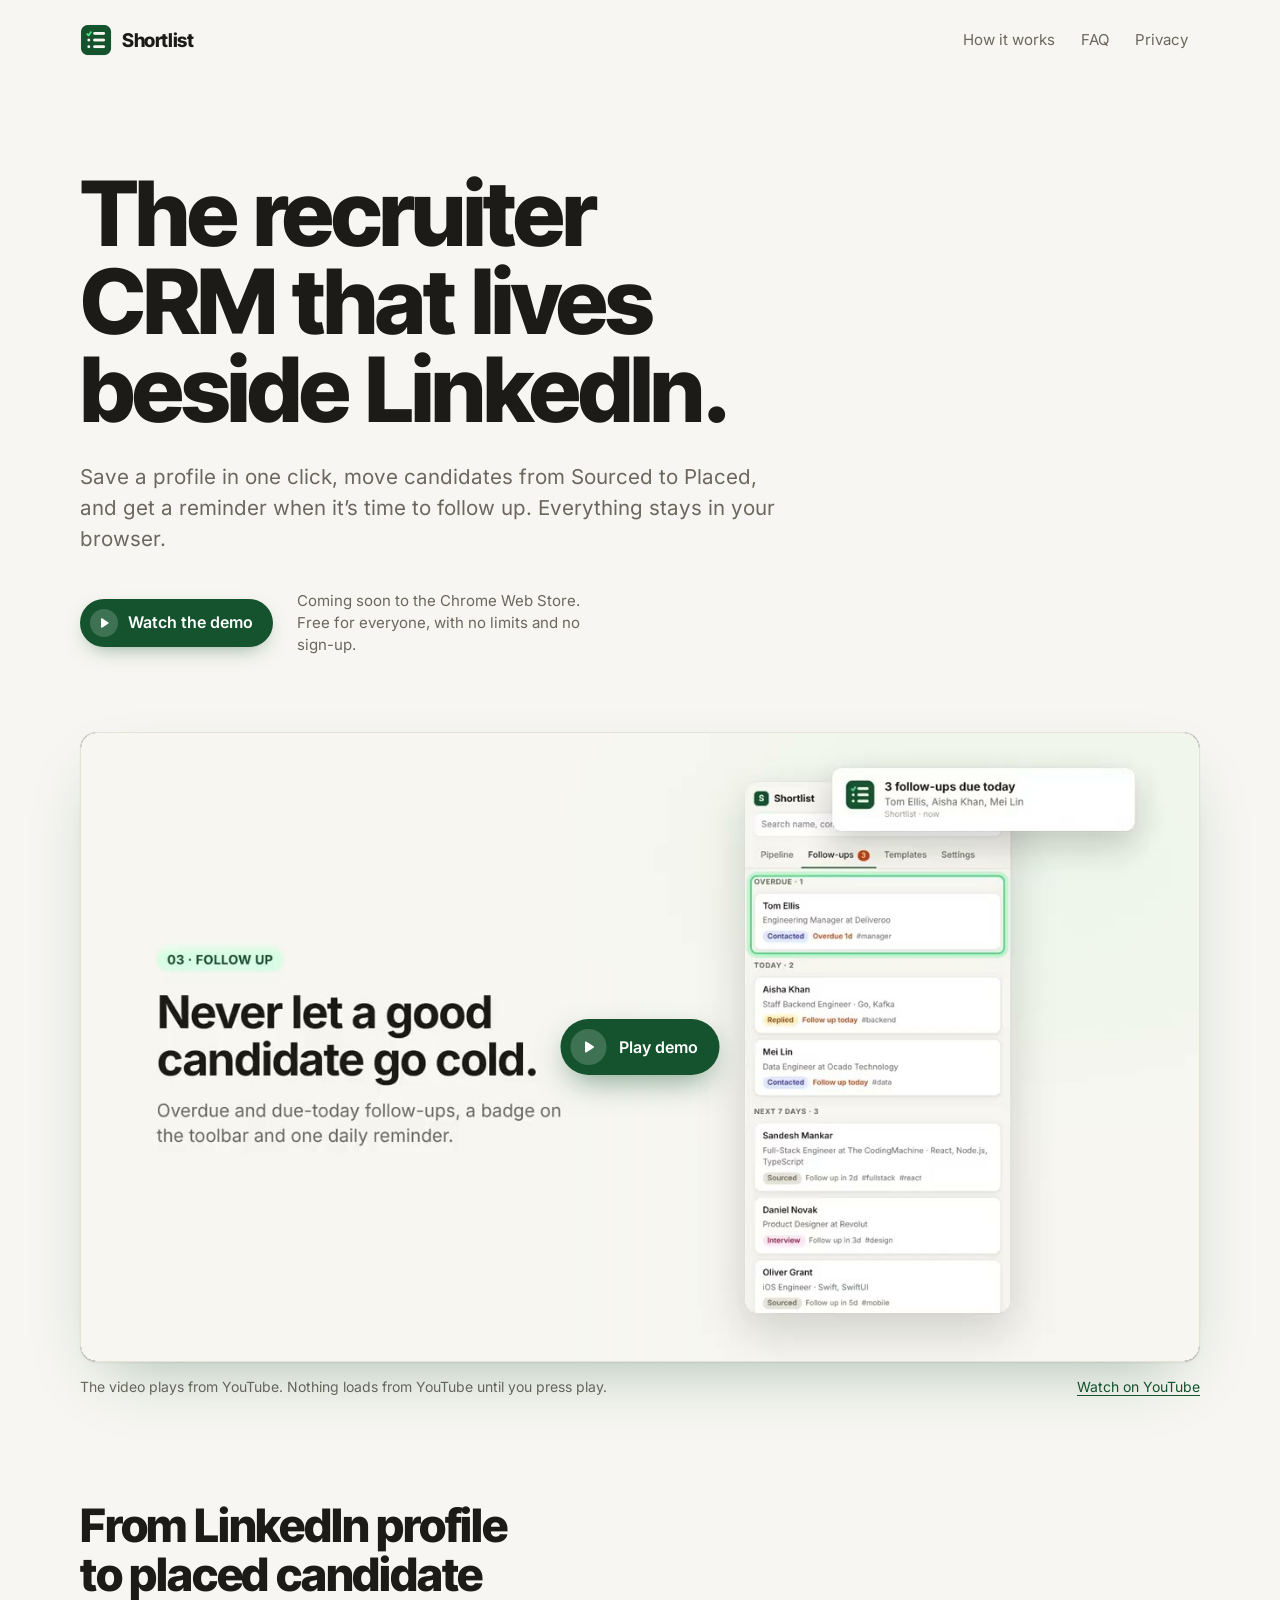
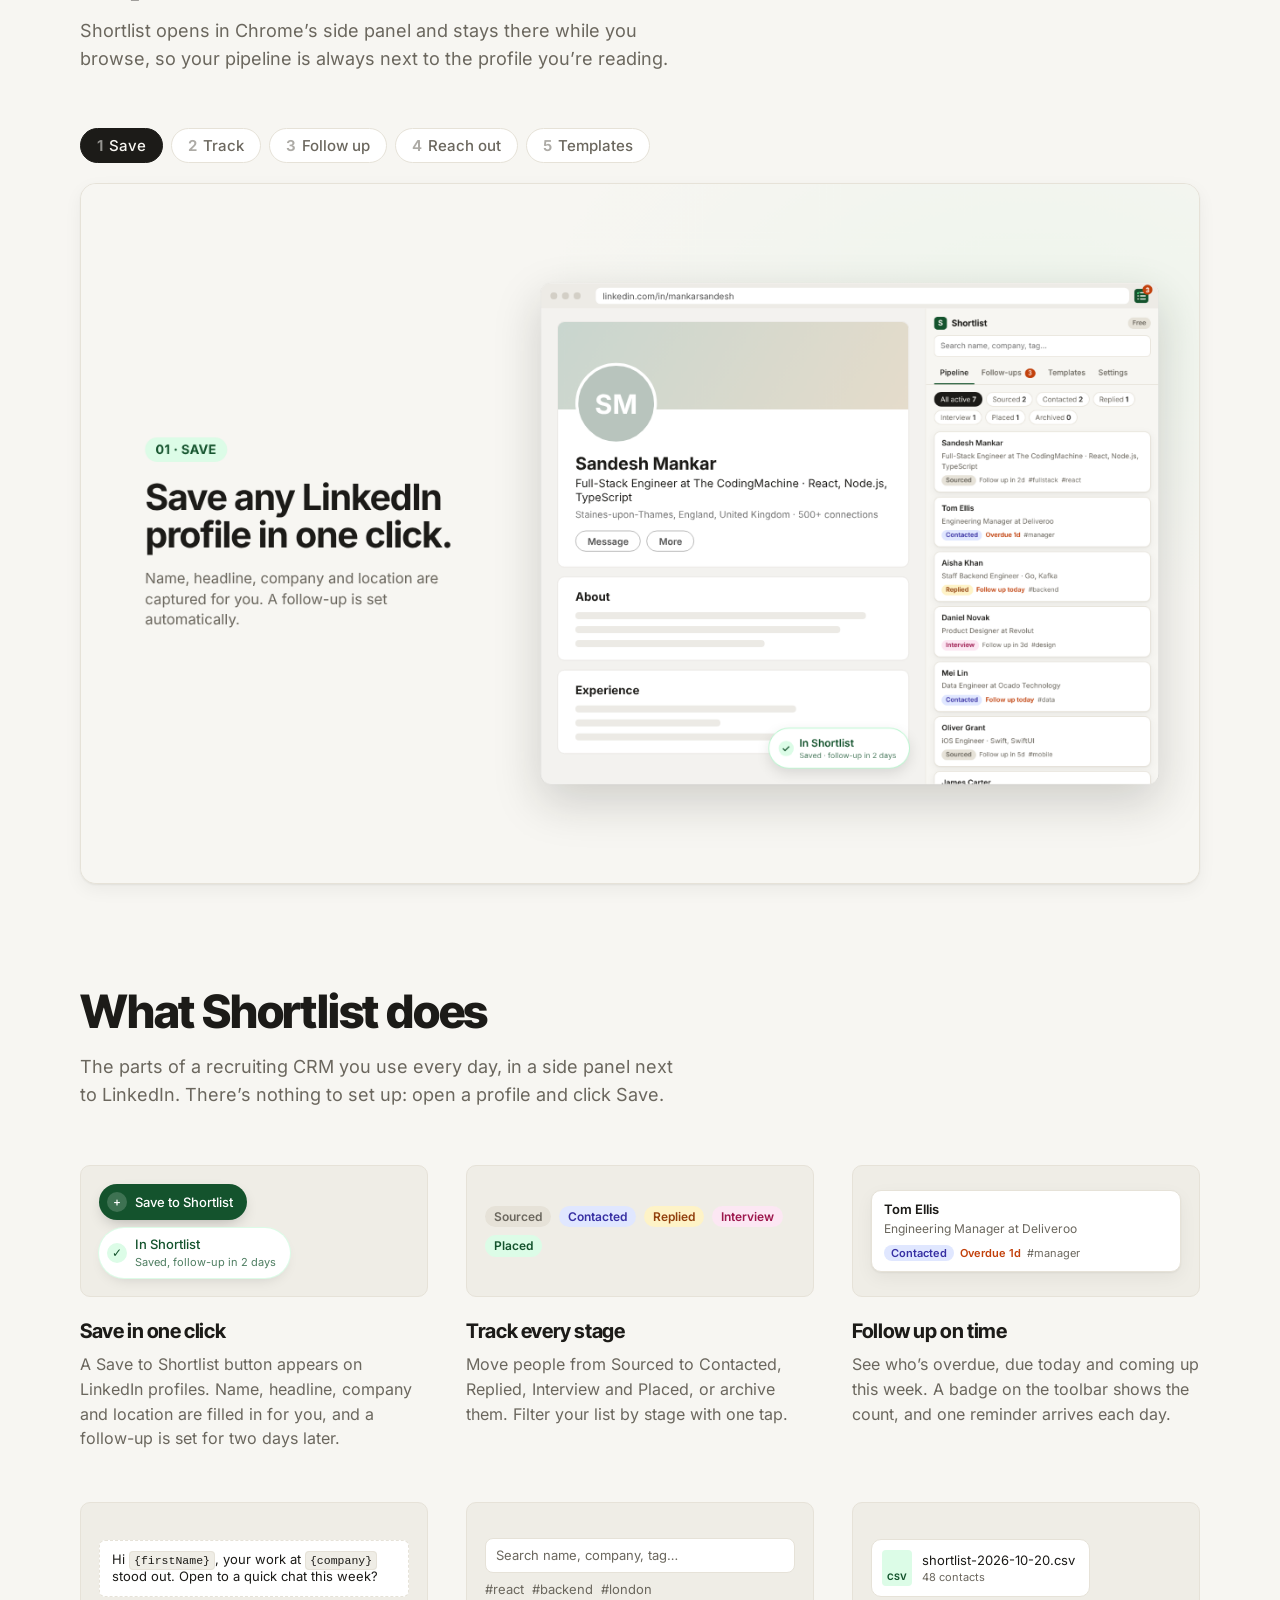
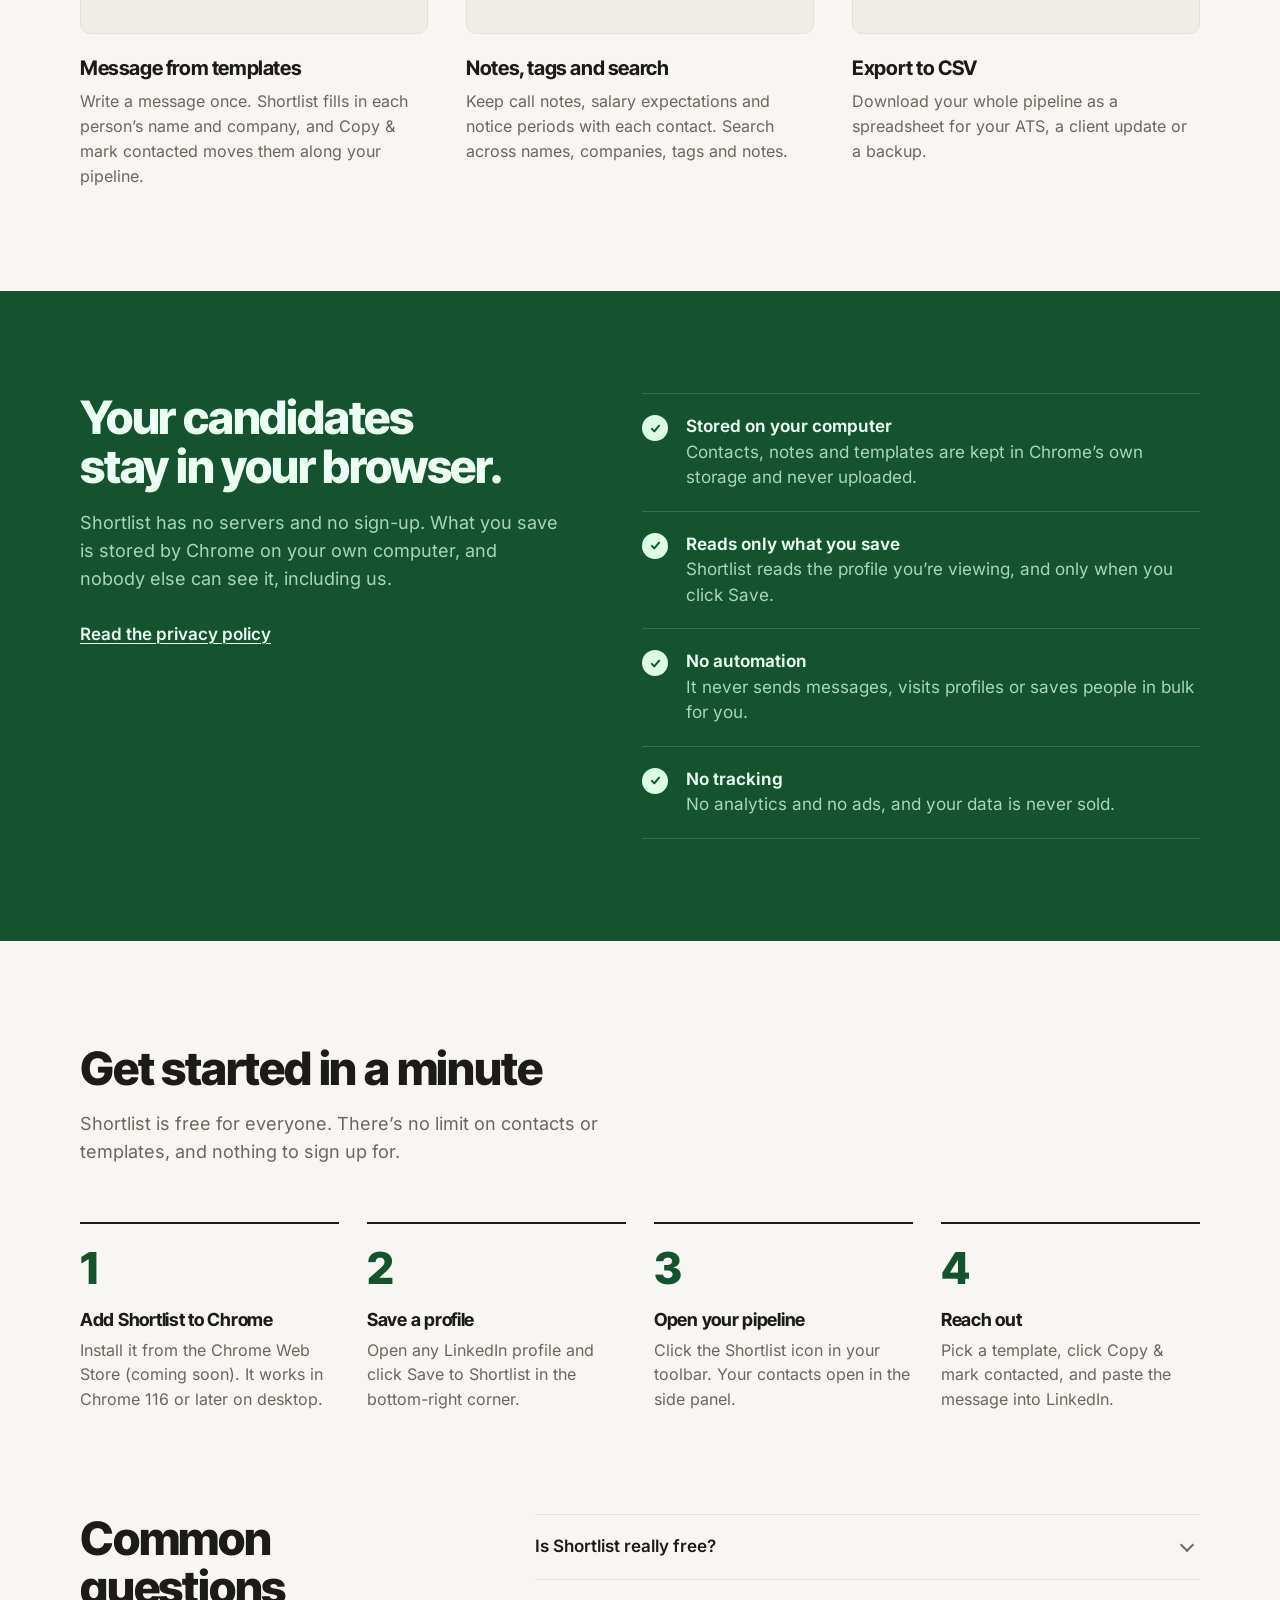
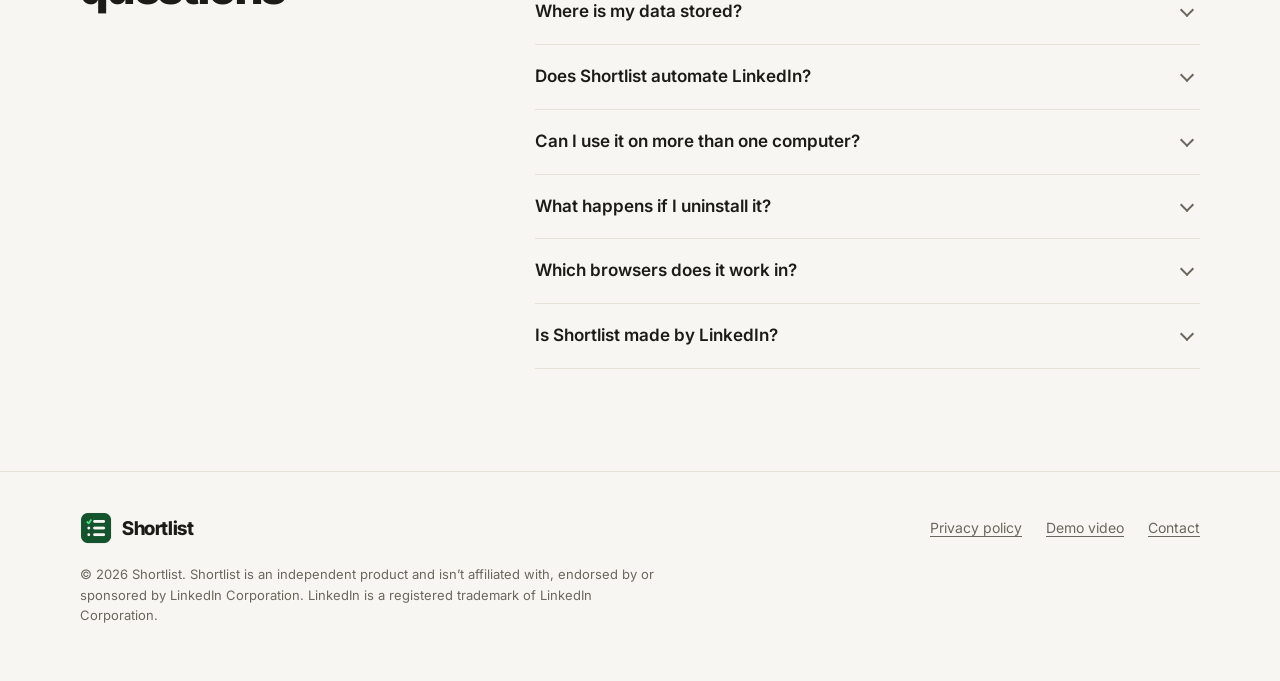
<file: docs/index.html>
<!doctype html>
<html lang="en-GB">
<head>
  <meta charset="utf-8">
  <meta name="viewport" content="width=device-width, initial-scale=1">
  <title>Shortlist – Recruiter CRM for LinkedIn</title>
  <meta name="description" content="Save LinkedIn profiles in one click, track candidates through your pipeline, and never miss a follow-up. A free Chrome extension for recruiters and freelancers. Your data stays in your browser.">
  <link rel="canonical" href="https://mankarsandesh.github.io/shortlist/">
  <link rel="icon" type="image/png" sizes="32x32" href="assets/favicon-32.png">
  <link rel="apple-touch-icon" href="assets/icon-128.png">
  <meta name="theme-color" content="#F7F6F2" media="(prefers-color-scheme: light)">
  <meta name="theme-color" content="#151513" media="(prefers-color-scheme: dark)">

  <meta property="og:type" content="website">
  <meta property="og:site_name" content="Shortlist">
  <meta property="og:title" content="Shortlist – Recruiter CRM for LinkedIn">
  <meta property="og:description" content="Save LinkedIn profiles in one click, track candidates through your pipeline, and never miss a follow-up. Free for everyone.">
  <meta property="og:url" content="https://mankarsandesh.github.io/shortlist/">
  <meta property="og:image" content="https://mankarsandesh.github.io/shortlist/assets/social-card.png">
  <meta property="og:image:width" content="1400">
  <meta property="og:image:height" content="560">
  <meta name="twitter:card" content="summary_large_image">

  <link rel="preload" href="assets/fonts/inter-tight.woff2" as="font" type="font/woff2" crossorigin>
  <link rel="preload" href="assets/fonts/inter.woff2" as="font" type="font/woff2" crossorigin>
  <link rel="stylesheet" href="styles.css">
</head>
<body>
  <a class="skip-link" href="#main">Skip to content</a>

  <header class="site-header">
    <div class="wrap">
      <a class="brand" href="./" aria-label="Shortlist home">
        <img src="assets/icon-128.png" alt="" width="32" height="32">Shortlist
      </a>
      <nav class="site-nav" aria-label="Main">
        <a class="nav-wide" href="#tour">How it works</a>
        <a href="#faq">FAQ</a>
        <a href="privacy">Privacy</a>
      </nav>
    </div>
  </header>

  <main id="main">
    <section class="hero">
      <div class="wrap">
        <h1>The recruiter CRM that lives beside LinkedIn.</h1>
        <p class="lead">Save a profile in one click, move candidates from Sourced to Placed, and get a reminder when it’s time to follow up. Everything stays in your browser.</p>
        <div class="hero-actions">
          <a class="btn btn-primary" href="#demo" data-play-demo>
            <span class="btn-dot" aria-hidden="true"><svg viewBox="0 0 12 12" fill="currentColor"><path d="M3 1.9v8.2c0 .55.6.88 1.05.58l6.3-4.1a.7.7 0 0 0 0-1.16l-6.3-4.1C3.6 1.02 3 1.35 3 1.9Z"/></svg></span>
            Watch the demo
          </a>
          <!-- When the Chrome Web Store listing is live, replace this note with:
               <a class="btn btn-primary" href="YOUR_CHROME_WEB_STORE_URL">Add to Chrome</a> -->
          <p class="store-note">Coming soon to the Chrome Web Store. Free for everyone, with no limits and no sign-up.</p>
        </div>

        <div class="demo" id="demo">
          <div class="player" data-video="hkJwDPavl0E">
            <a class="player-start" href="https://www.youtube.com/watch?v=hkJwDPavl0E" aria-label="Play the Shortlist demo video">
              <img src="assets/video-poster.jpg" alt="" width="1280" height="720" fetchpriority="high">
              <span class="play-pill">
                <span class="btn-dot" aria-hidden="true"><svg viewBox="0 0 12 12" fill="currentColor"><path d="M3 1.9v8.2c0 .55.6.88 1.05.58l6.3-4.1a.7.7 0 0 0 0-1.16l-6.3-4.1C3.6 1.02 3 1.35 3 1.9Z"/></svg></span>
                Play demo
              </span>
            </a>
          </div>
          <p class="demo-note">
            <span>The video plays from YouTube. Nothing loads from YouTube until you press play.</span>
            <a href="https://www.youtube.com/watch?v=hkJwDPavl0E">Watch on YouTube</a>
          </p>
        </div>
      </div>
    </section>

    <section class="section" id="tour" aria-labelledby="tour-title">
      <div class="wrap">
        <div class="section-head">
          <h2 id="tour-title">From LinkedIn profile to placed candidate</h2>
          <p>Shortlist opens in Chrome’s side panel and stays there while you browse, so your pipeline is always next to the profile you’re reading.</p>
        </div>

        <div class="tour-tabs" role="tablist" aria-label="Product tour" hidden>
          <button class="chip" type="button" role="tab" id="tab-save" aria-controls="panel-save"><span class="step">1</span>Save</button>
          <button class="chip" type="button" role="tab" id="tab-track" aria-controls="panel-track"><span class="step">2</span>Track</button>
          <button class="chip" type="button" role="tab" id="tab-follow" aria-controls="panel-follow"><span class="step">3</span>Follow up</button>
          <button class="chip" type="button" role="tab" id="tab-reach" aria-controls="panel-reach"><span class="step">4</span>Reach out</button>
          <button class="chip" type="button" role="tab" id="tab-templates" aria-controls="panel-templates"><span class="step">5</span>Templates</button>
        </div>

        <div class="tour-panel" id="panel-save">
          <figure class="shot">
            <img src="assets/screenshots/1-save.png" width="1280" height="800" loading="lazy"
                 alt="Save any LinkedIn profile in one click. A LinkedIn profile with the Shortlist side panel open: the profile is saved and a follow-up is set for two days later.">
          </figure>
        </div>
        <div class="tour-panel" id="panel-track">
          <figure class="shot">
            <img src="assets/screenshots/2-track.png" width="1280" height="800" loading="lazy"
                 alt="See every candidate at a glance. The Shortlist pipeline with stage filters from Sourced to Placed, and each candidate's tags and follow-up date.">
          </figure>
        </div>
        <div class="tour-panel" id="panel-follow">
          <figure class="shot">
            <img src="assets/screenshots/3-follow-up.png" width="1280" height="800" loading="lazy"
                 alt="Never let a good candidate go cold. The Follow-ups tab groups candidates into Overdue, Today and Next 7 days, with a desktop reminder that three follow-ups are due today.">
          </figure>
        </div>
        <div class="tour-panel" id="panel-reach">
          <figure class="shot">
            <img src="assets/screenshots/4-reach-out.png" width="1280" height="800" loading="lazy"
                 alt="Personal messages in seconds. A contact's outreach message filled in from a template, with the Copy and mark contacted button.">
          </figure>
        </div>
        <div class="tour-panel" id="panel-templates">
          <figure class="shot">
            <img src="assets/screenshots/5-templates.png" width="1280" height="800" loading="lazy"
                 alt="Write once, personalise automatically. The Templates tab with three message templates using firstName, company and myName variables.">
          </figure>
        </div>
      </div>
    </section>

    <section class="section" id="features" aria-labelledby="features-title">
      <div class="wrap">
        <div class="section-head">
          <h2 id="features-title">What Shortlist does</h2>
          <p>The parts of a recruiting CRM you use every day, in a side panel next to LinkedIn. There’s nothing to set up: open a profile and click Save.</p>
        </div>

        <ul class="features">
          <li class="feature">
            <div class="specimen" aria-hidden="true">
              <span class="mock-save"><span class="mock-dot">+</span>Save to Shortlist</span>
              <span class="mock-save is-saved"><span class="mock-dot">✓</span><span>In Shortlist<small>Saved, follow-up in 2 days</small></span></span>
            </div>
            <h3>Save in one click</h3>
            <p>A Save to Shortlist button appears on LinkedIn profiles. Name, headline, company and location are filled in for you, and a follow-up is set for two days later.</p>
          </li>
          <li class="feature">
            <div class="specimen" aria-hidden="true">
              <span class="pill">Sourced</span>
              <span class="pill s-contacted">Contacted</span>
              <span class="pill s-replied">Replied</span>
              <span class="pill s-interview">Interview</span>
              <span class="pill s-placed">Placed</span>
            </div>
            <h3>Track every stage</h3>
            <p>Move people from Sourced to Contacted, Replied, Interview and Placed, or archive them. Filter your list by stage with one tap.</p>
          </li>
          <li class="feature">
            <div class="specimen" aria-hidden="true">
              <div class="mock-card">
                <b>Tom Ellis</b>
                <span class="muted">Engineering Manager at Deliveroo</span>
                <span class="meta"><span class="pill s-contacted">Contacted</span><span class="due-over">Overdue 1d</span><span class="tag">#manager</span></span>
              </div>
            </div>
            <h3>Follow up on time</h3>
            <p>See who’s overdue, due today and coming up this week. A badge on the toolbar shows the count, and one reminder arrives each day.</p>
          </li>
          <li class="feature">
            <div class="specimen" aria-hidden="true">
              <div class="mock-text">Hi <code>{firstName}</code>, your work at <code>{company}</code> stood out. Open to a quick chat this week?</div>
            </div>
            <h3>Message from templates</h3>
            <p>Write a message once. Shortlist fills in each person’s name and company, and Copy &amp; mark contacted moves them along your pipeline.</p>
          </li>
          <li class="feature">
            <div class="specimen" aria-hidden="true">
              <div class="mock-search">Search name, company, tag…</div>
              <span class="tag">#react</span><span class="tag">#backend</span><span class="tag">#london</span>
            </div>
            <h3>Notes, tags and search</h3>
            <p>Keep call notes, salary expectations and notice periods with each contact. Search across names, companies, tags and notes.</p>
          </li>
          <li class="feature">
            <div class="specimen" aria-hidden="true">
              <span class="mock-file"><span class="file-icon">CSV</span><span>shortlist-2026-10-20.csv<small>48 contacts</small></span></span>
            </div>
            <h3>Export to CSV</h3>
            <p>Download your whole pipeline as a spreadsheet for your ATS, a client update or a backup.</p>
          </li>
        </ul>
      </div>
    </section>

    <section class="section band" id="private" aria-labelledby="private-title">
      <div class="wrap">
        <div class="section-head">
          <h2 id="private-title">Your candidates stay in your browser.</h2>
          <p>Shortlist has no servers and no sign-up. What you save is stored by Chrome on your own computer, and nobody else can see it, including us.</p>
          <a class="band-link" href="privacy">Read the privacy policy</a>
        </div>
        <ul class="promises">
          <li>
            <span class="tick" aria-hidden="true"><svg viewBox="0 0 16 16" fill="none" stroke="currentColor" stroke-width="2.4" stroke-linecap="round" stroke-linejoin="round"><path d="M3.5 8.5l3 3 6-7"/></svg></span>
            <span class="promise-text"><b>Stored on your computer</b>Contacts, notes and templates are kept in Chrome’s own storage and never uploaded.</span>
          </li>
          <li>
            <span class="tick" aria-hidden="true"><svg viewBox="0 0 16 16" fill="none" stroke="currentColor" stroke-width="2.4" stroke-linecap="round" stroke-linejoin="round"><path d="M3.5 8.5l3 3 6-7"/></svg></span>
            <span class="promise-text"><b>Reads only what you save</b>Shortlist reads the profile you’re viewing, and only when you click Save.</span>
          </li>
          <li>
            <span class="tick" aria-hidden="true"><svg viewBox="0 0 16 16" fill="none" stroke="currentColor" stroke-width="2.4" stroke-linecap="round" stroke-linejoin="round"><path d="M3.5 8.5l3 3 6-7"/></svg></span>
            <span class="promise-text"><b>No automation</b>It never sends messages, visits profiles or saves people in bulk for you.</span>
          </li>
          <li>
            <span class="tick" aria-hidden="true"><svg viewBox="0 0 16 16" fill="none" stroke="currentColor" stroke-width="2.4" stroke-linecap="round" stroke-linejoin="round"><path d="M3.5 8.5l3 3 6-7"/></svg></span>
            <span class="promise-text"><b>No tracking</b>No analytics and no ads, and your data is never sold.</span>
          </li>
        </ul>
      </div>
    </section>

    <section class="section" id="start" aria-labelledby="start-title">
      <div class="wrap">
        <div class="section-head">
          <h2 id="start-title">Get started in a minute</h2>
          <p>Shortlist is free for everyone. There’s no limit on contacts or templates, and nothing to sign up for.</p>
        </div>
        <ol class="steps">
          <li>
            <h3>Add Shortlist to Chrome</h3>
            <p>Install it from the Chrome Web Store (coming soon). It works in Chrome 116 or later on desktop.</p>
          </li>
          <li>
            <h3>Save a profile</h3>
            <p>Open any LinkedIn profile and click Save to Shortlist in the bottom-right corner.</p>
          </li>
          <li>
            <h3>Open your pipeline</h3>
            <p>Click the Shortlist icon in your toolbar. Your contacts open in the side panel.</p>
          </li>
          <li>
            <h3>Reach out</h3>
            <p>Pick a template, click Copy &amp; mark contacted, and paste the message into LinkedIn.</p>
          </li>
        </ol>
      </div>
    </section>

    <section class="section" id="faq" aria-labelledby="faq-title">
      <div class="wrap faq-layout">
        <div class="section-head">
          <h2 id="faq-title">Common questions</h2>
        </div>
        <div class="faq">
          <details>
            <summary>Is Shortlist really free?</summary>
            <p>Yes. Every feature is free for everyone, including unlimited contacts, unlimited templates and CSV export. There’s no account, no trial and nothing to pay.</p>
          </details>
          <details>
            <summary>Where is my data stored?</summary>
            <p>In your browser, using Chrome’s storage on your computer. Shortlist has no servers of its own, so your contacts, notes and templates never reach us.</p>
          </details>
          <details>
            <summary>Does Shortlist automate LinkedIn?</summary>
            <p>No. It reads the profile you’re looking at, and only when you click Save. It never sends messages, visits profiles or saves people in bulk. You copy a message and paste it into LinkedIn yourself.</p>
          </details>
          <details>
            <summary>Can I use it on more than one computer?</summary>
            <p>Your contacts are stored in one Chrome profile and don’t sync between computers. To take them with you, export a CSV from Settings.</p>
          </details>
          <details>
            <summary>What happens if I uninstall it?</summary>
            <p>Chrome deletes everything Shortlist stored. To keep a copy, export a CSV from Settings first.</p>
          </details>
          <details>
            <summary>Which browsers does it work in?</summary>
            <p>Google Chrome on desktop, version 116 or later. Shortlist uses Chrome’s side panel, which isn’t available on mobile.</p>
          </details>
          <details>
            <summary>Is Shortlist made by LinkedIn?</summary>
            <p>No. Shortlist is an independent tool and isn’t affiliated with or endorsed by LinkedIn.</p>
          </details>
        </div>
      </div>
    </section>
  </main>

  <footer class="site-footer">
    <div class="wrap">
      <div class="footer-top">
        <a class="brand" href="./" aria-label="Shortlist home">
          <img src="assets/icon-128.png" alt="" width="32" height="32">Shortlist
        </a>
        <ul class="footer-links">
          <li><a href="privacy">Privacy policy</a></li>
          <li><a href="https://www.youtube.com/watch?v=hkJwDPavl0E">Demo video</a></li>
          <li><a href="privacy#contact">Contact</a></li>
        </ul>
      </div>
      <p class="disclaimer">© 2026 Shortlist. Shortlist is an independent product and isn’t affiliated with, endorsed by or sponsored by LinkedIn Corporation. LinkedIn is a registered trademark of LinkedIn Corporation.</p>
    </div>
  </footer>

  <script src="site.js"></script>
</body>
</html>
</file>
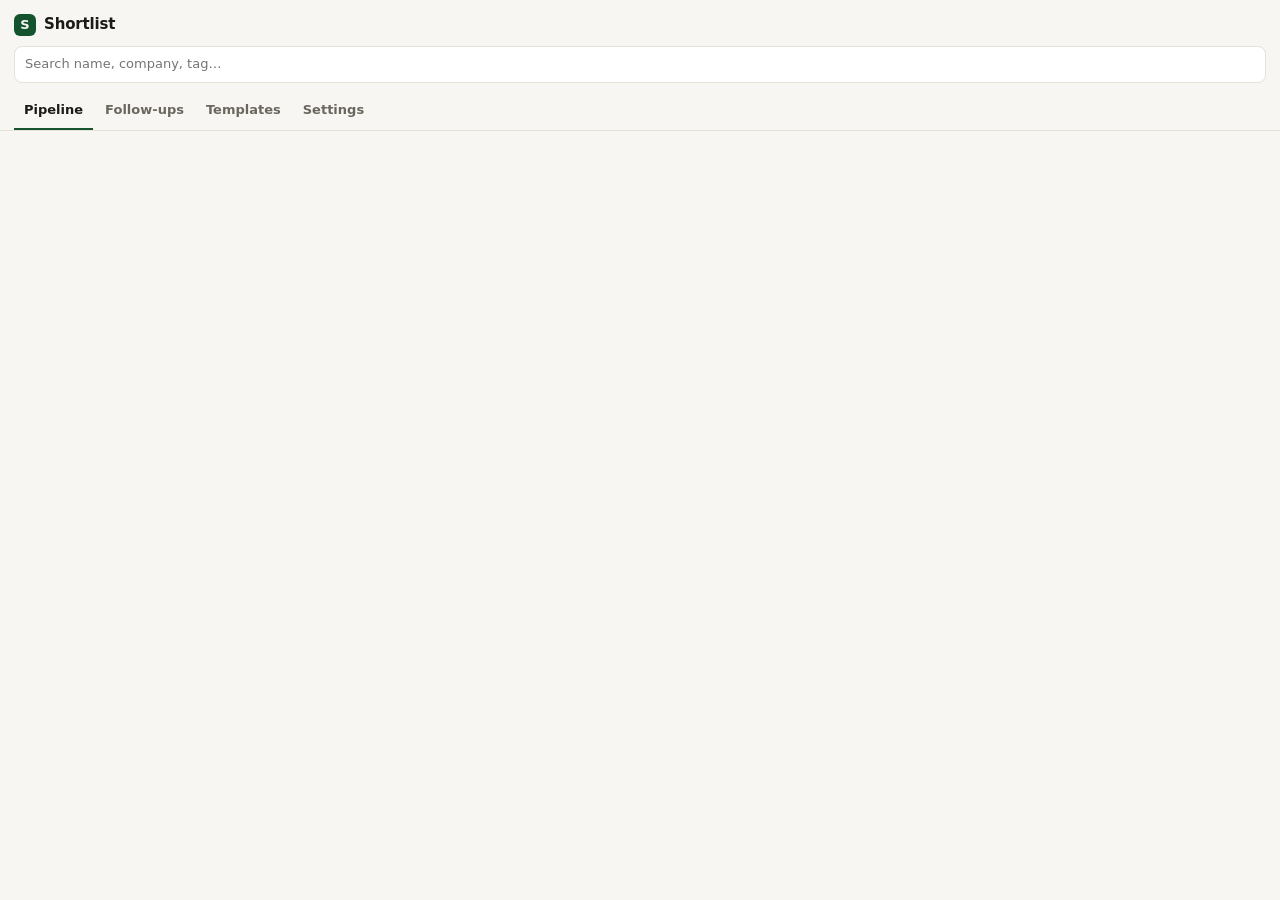
<file: sidepanel.html>
<!doctype html>
<html lang="en">
<head>
  <meta charset="utf-8" />
  <meta name="viewport" content="width=device-width, initial-scale=1" />
  <title>Shortlist</title>
  <link rel="stylesheet" href="sidepanel.css" />
</head>
<body>
  <header class="top">
    <div class="brand">
      <span class="logo" aria-hidden="true">S</span>
      <span class="brand-name">Shortlist</span>
    </div>
    <label class="search">
      <span class="sr">Search contacts</span>
      <input id="search" type="search" placeholder="Search name, company, tag…" autocomplete="off" />
    </label>
    <nav class="tabs" role="tablist">
      <button role="tab" data-tab="pipeline" class="active">Pipeline</button>
      <button role="tab" data-tab="followups">Follow-ups <span class="count" id="dueCount"></span></button>
      <button role="tab" data-tab="templates">Templates</button>
      <button role="tab" data-tab="settings">Settings</button>
    </nav>
  </header>

  <div id="pageBanner" class="banner" hidden></div>

  <main id="view"></main>

  <section id="detail" class="detail" hidden></section>

  <div id="toast" class="toast" role="status" aria-live="polite"></div>

  <script src="lib/store.js"></script>
  <script src="sidepanel.js"></script>
</body>
</html>
</file>
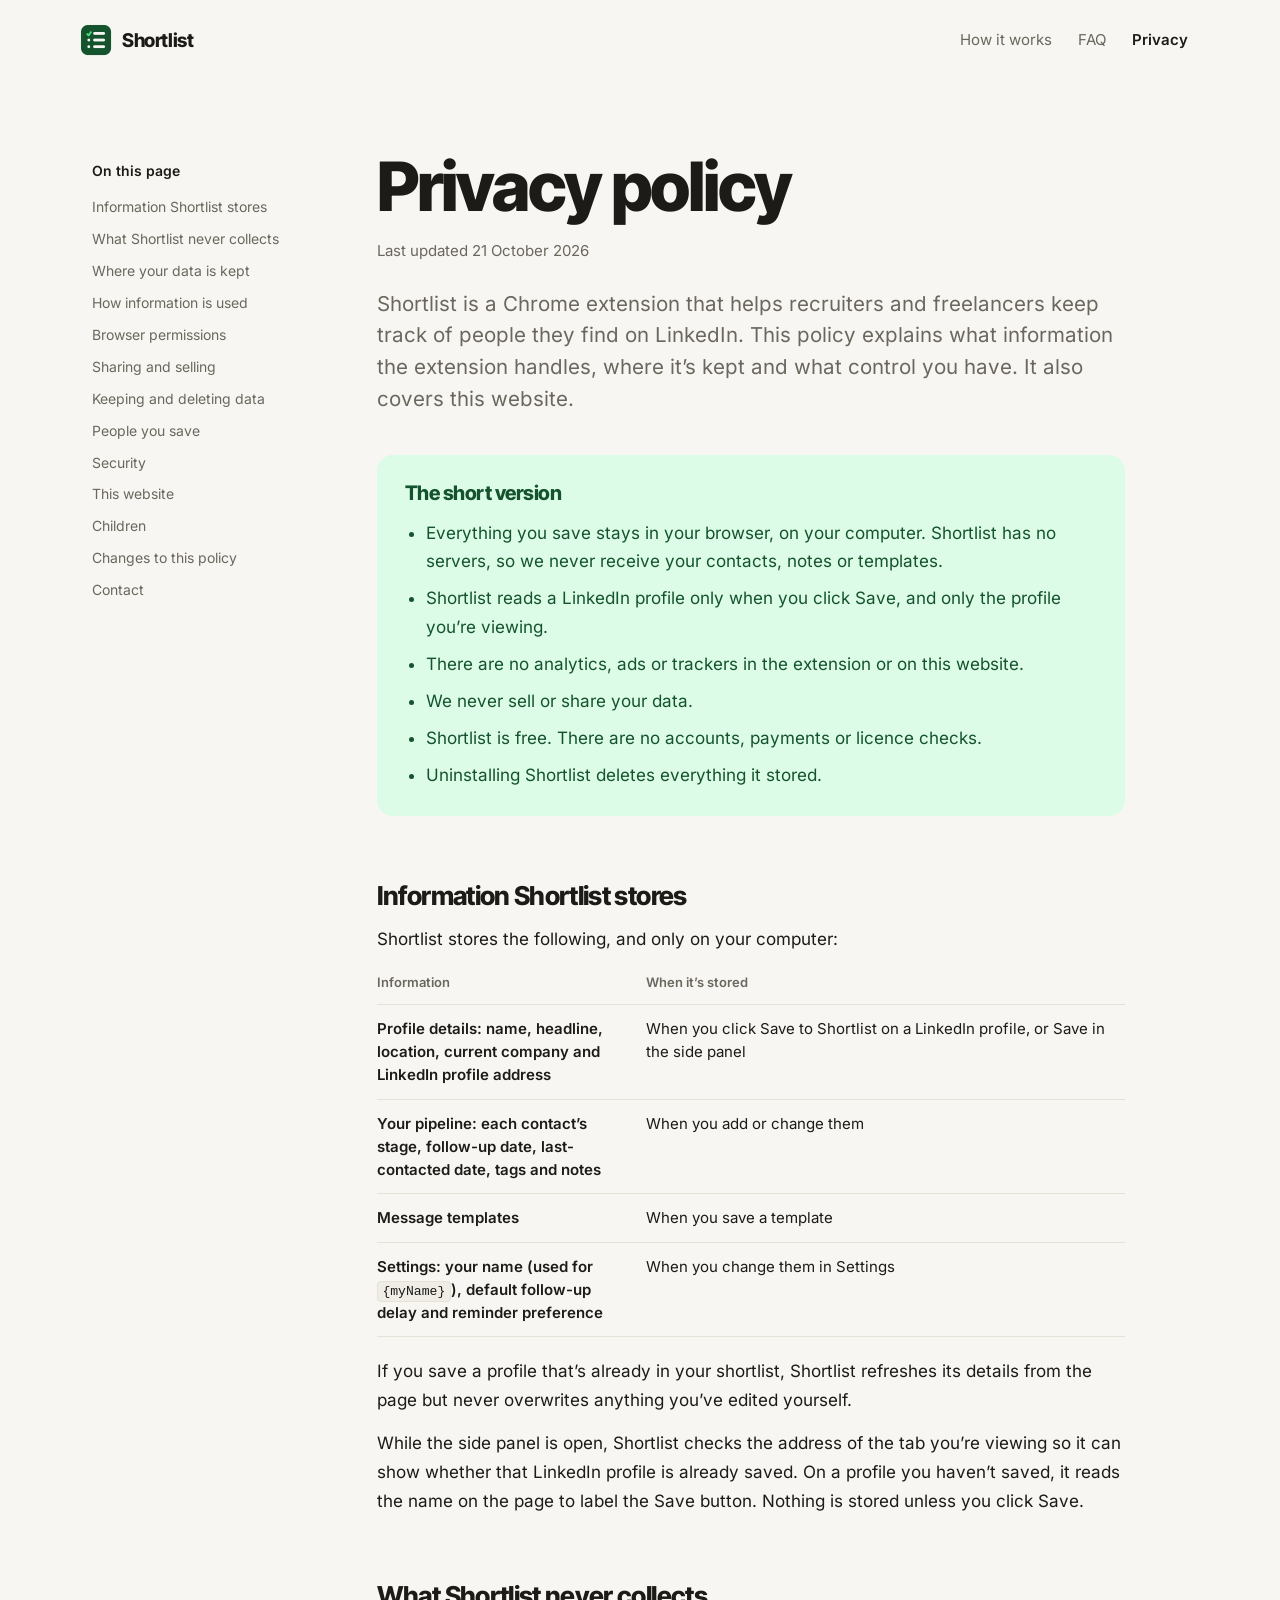
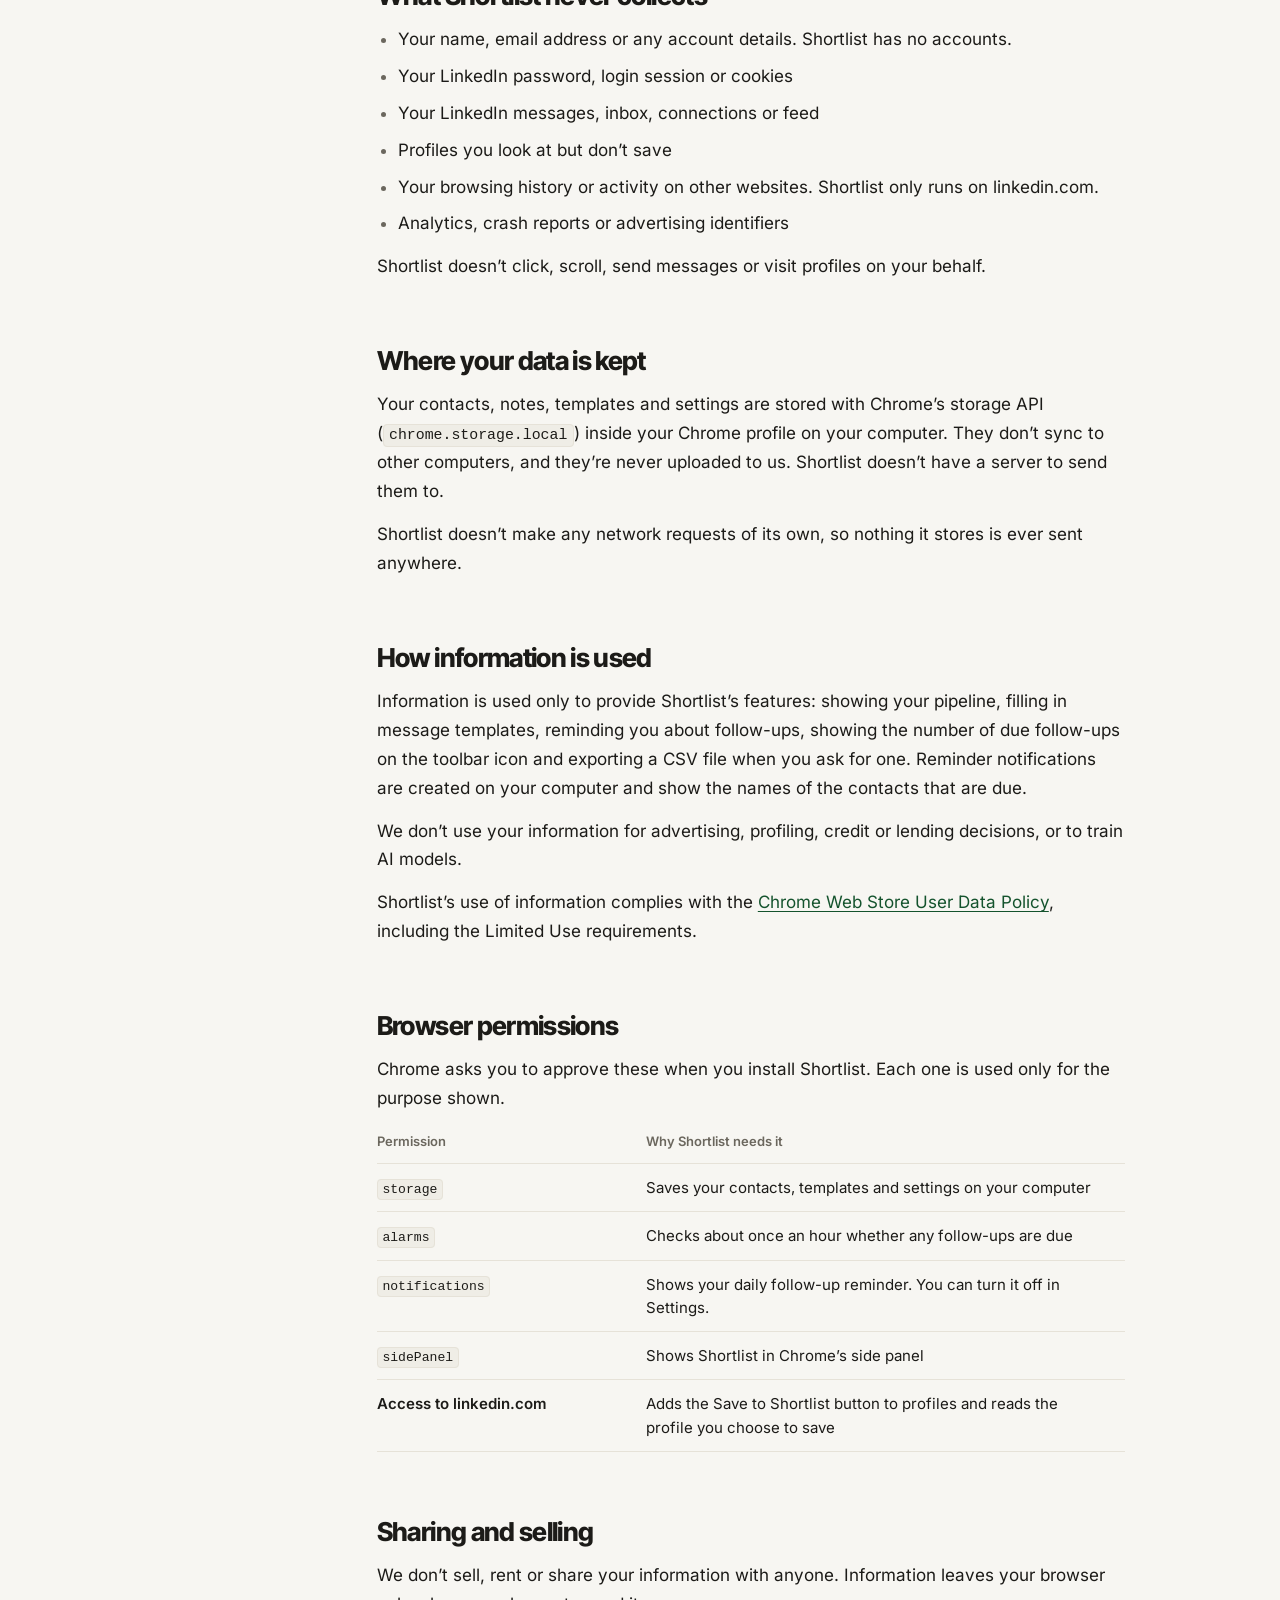
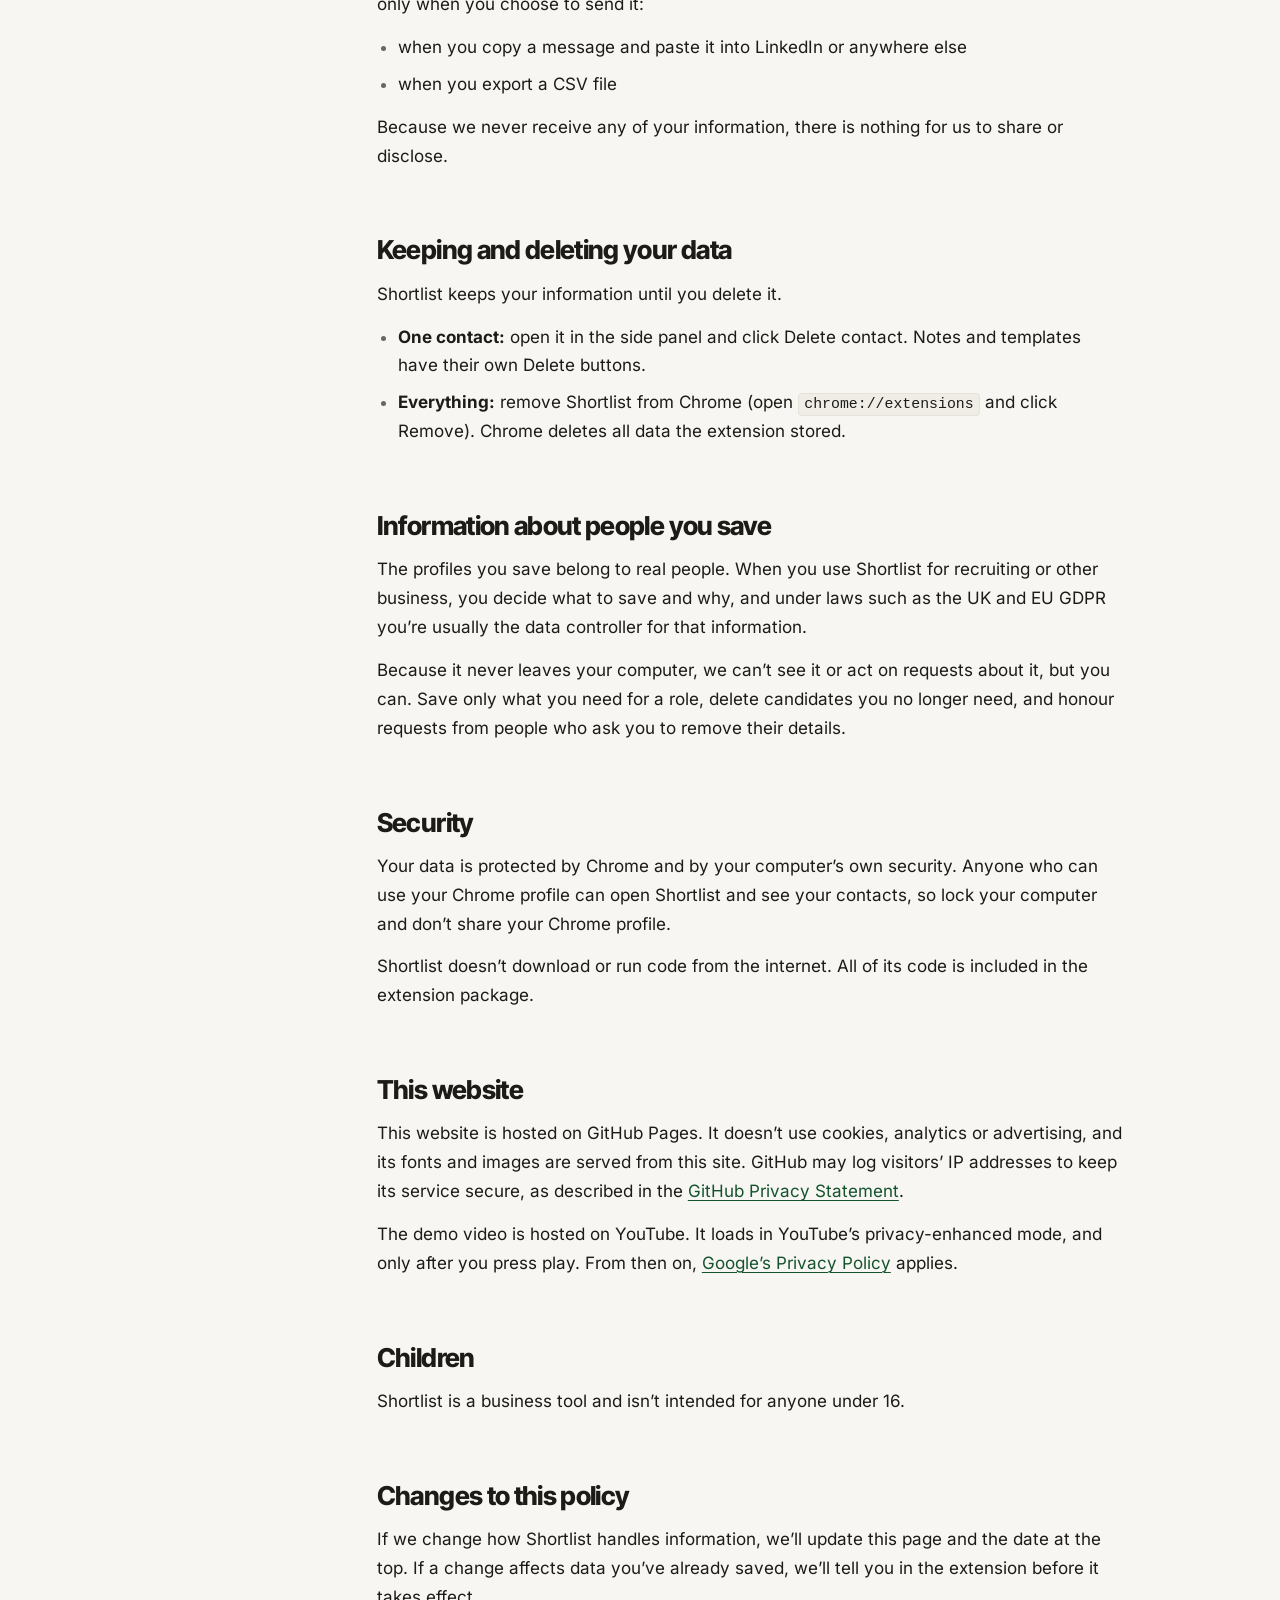
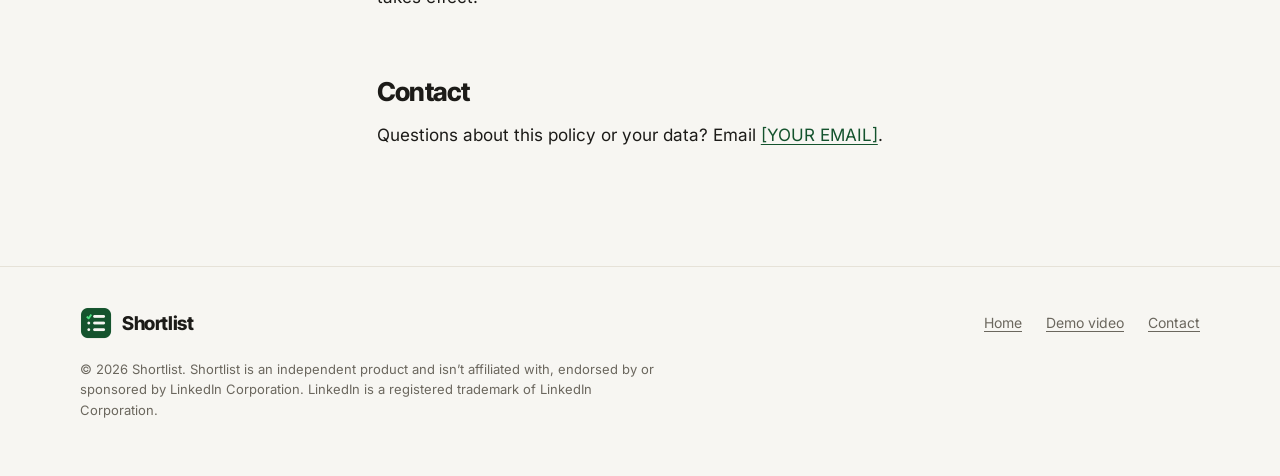
<file: docs/privacy.html>
<!doctype html>
<html lang="en-GB">
<head>
  <meta charset="utf-8">
  <meta name="viewport" content="width=device-width, initial-scale=1">
  <title>Privacy policy – Shortlist</title>
  <meta name="description" content="How the Shortlist Chrome extension handles your data: everything you save stays in your browser, nothing is sold, and uninstalling deletes it all.">
  <link rel="canonical" href="https://mankarsandesh.github.io/shortlist/privacy">
  <link rel="icon" type="image/png" sizes="32x32" href="assets/favicon-32.png">
  <link rel="apple-touch-icon" href="assets/icon-128.png">
  <meta name="theme-color" content="#F7F6F2" media="(prefers-color-scheme: light)">
  <meta name="theme-color" content="#151513" media="(prefers-color-scheme: dark)">

  <meta property="og:type" content="website">
  <meta property="og:site_name" content="Shortlist">
  <meta property="og:title" content="Shortlist privacy policy">
  <meta property="og:description" content="Everything you save in Shortlist stays in your browser. No servers, no tracking, never sold.">
  <meta property="og:url" content="https://mankarsandesh.github.io/shortlist/privacy">
  <meta property="og:image" content="https://mankarsandesh.github.io/shortlist/assets/social-card.png">

  <link rel="preload" href="assets/fonts/inter-tight.woff2" as="font" type="font/woff2" crossorigin>
  <link rel="preload" href="assets/fonts/inter.woff2" as="font" type="font/woff2" crossorigin>
  <link rel="stylesheet" href="styles.css">
</head>
<body>
  <a class="skip-link" href="#main">Skip to content</a>

  <header class="site-header">
    <div class="wrap">
      <a class="brand" href="./" aria-label="Shortlist home">
        <img src="assets/icon-128.png" alt="" width="32" height="32">Shortlist
      </a>
      <nav class="site-nav" aria-label="Main">
        <a class="nav-wide" href="./#tour">How it works</a>
        <a href="./#faq">FAQ</a>
        <a href="privacy" aria-current="page">Privacy</a>
      </nav>
    </div>
  </header>

  <main id="main" class="policy">
    <div class="wrap policy-layout">
      <header class="prose policy-head">
        <h1>Privacy policy</h1>
        <p class="updated">Last updated 21 October 2026</p>
        <p class="intro">Shortlist is a Chrome extension that helps recruiters and freelancers keep track of people they find on LinkedIn. This policy explains what information the extension handles, where it’s kept and what control you have. It also covers this website.</p>
      </header>

      <nav class="toc" aria-labelledby="toc-title">
        <p class="toc-title" id="toc-title">On this page</p>
        <ol>
          <li><a href="#what-we-store">Information Shortlist stores</a></li>
          <li><a href="#never-collected">What Shortlist never collects</a></li>
          <li><a href="#where-kept">Where your data is kept</a></li>
          <li><a href="#how-used">How information is used</a></li>
          <li><a href="#permissions">Browser permissions</a></li>
          <li><a href="#sharing">Sharing and selling</a></li>
          <li><a href="#deleting">Keeping and deleting data</a></li>
          <li><a href="#people-you-save">People you save</a></li>
          <li><a href="#security">Security</a></li>
          <li><a href="#website">This website</a></li>
          <li><a href="#children">Children</a></li>
          <li><a href="#changes">Changes to this policy</a></li>
          <li><a href="#contact">Contact</a></li>
        </ol>
      </nav>

      <article class="prose policy-body">
        <section class="summary" aria-labelledby="summary-title">
          <h2 id="summary-title">The short version</h2>
          <ul>
            <li>Everything you save stays in your browser, on your computer. Shortlist has no servers, so we never receive your contacts, notes or templates.</li>
            <li>Shortlist reads a LinkedIn profile only when you click Save, and only the profile you’re viewing.</li>
            <li>There are no analytics, ads or trackers in the extension or on this website.</li>
            <li>We never sell or share your data.</li>
            <li>Shortlist is free. There are no accounts, payments or licence checks.</li>
            <li>Uninstalling Shortlist deletes everything it stored.</li>
          </ul>
        </section>

        <h2 id="what-we-store">Information Shortlist stores</h2>
        <p>Shortlist stores the following, and only on your computer:</p>
        <div class="policy-table-frame">
          <table class="policy-table">
            <thead>
              <tr><th scope="col">Information</th><th scope="col">When it’s stored</th></tr>
            </thead>
            <tbody>
              <tr>
                <th scope="row">Profile details: name, headline, location, current company and LinkedIn profile address</th>
                <td>When you click Save to Shortlist on a LinkedIn profile, or Save in the side panel</td>
              </tr>
              <tr>
                <th scope="row">Your pipeline: each contact’s stage, follow-up date, last-contacted date, tags and notes</th>
                <td>When you add or change them</td>
              </tr>
              <tr>
                <th scope="row">Message templates</th>
                <td>When you save a template</td>
              </tr>
              <tr>
                <th scope="row">Settings: your name (used for <code>{myName}</code>), default follow-up delay and reminder preference</th>
                <td>When you change them in Settings</td>
              </tr>
            </tbody>
          </table>
        </div>
        <p>If you save a profile that’s already in your shortlist, Shortlist refreshes its details from the page but never overwrites anything you’ve edited yourself.</p>
        <p>While the side panel is open, Shortlist checks the address of the tab you’re viewing so it can show whether that LinkedIn profile is already saved. On a profile you haven’t saved, it reads the name on the page to label the Save button. Nothing is stored unless you click Save.</p>

        <h2 id="never-collected">What Shortlist never collects</h2>
        <ul>
          <li>Your name, email address or any account details. Shortlist has no accounts.</li>
          <li>Your LinkedIn password, login session or cookies</li>
          <li>Your LinkedIn messages, inbox, connections or feed</li>
          <li>Profiles you look at but don’t save</li>
          <li>Your browsing history or activity on other websites. Shortlist only runs on linkedin.com.</li>
          <li>Analytics, crash reports or advertising identifiers</li>
        </ul>
        <p>Shortlist doesn’t click, scroll, send messages or visit profiles on your behalf.</p>

        <h2 id="where-kept">Where your data is kept</h2>
        <p>Your contacts, notes, templates and settings are stored with Chrome’s storage API (<code>chrome.storage.local</code>) inside your Chrome profile on your computer. They don’t sync to other computers, and they’re never uploaded to us. Shortlist doesn’t have a server to send them to.</p>
        <p>Shortlist doesn’t make any network requests of its own, so nothing it stores is ever sent anywhere.</p>

        <h2 id="how-used">How information is used</h2>
        <p>Information is used only to provide Shortlist’s features: showing your pipeline, filling in message templates, reminding you about follow-ups, showing the number of due follow-ups on the toolbar icon and exporting a CSV file when you ask for one. Reminder notifications are created on your computer and show the names of the contacts that are due.</p>
        <p>We don’t use your information for advertising, profiling, credit or lending decisions, or to train AI models.</p>
        <p>Shortlist’s use of information complies with the <a href="https://developer.chrome.com/docs/webstore/program-policies/limited-use">Chrome Web Store User Data Policy</a>, including the Limited Use requirements.</p>

        <h2 id="permissions">Browser permissions</h2>
        <p>Chrome asks you to approve these when you install Shortlist. Each one is used only for the purpose shown.</p>
        <div class="policy-table-frame">
          <table class="policy-table">
            <thead>
              <tr><th scope="col">Permission</th><th scope="col">Why Shortlist needs it</th></tr>
            </thead>
            <tbody>
              <tr><th scope="row"><code>storage</code></th><td>Saves your contacts, templates and settings on your computer</td></tr>
              <tr><th scope="row"><code>alarms</code></th><td>Checks about once an hour whether any follow-ups are due</td></tr>
              <tr><th scope="row"><code>notifications</code></th><td>Shows your daily follow-up reminder. You can turn it off in Settings.</td></tr>
              <tr><th scope="row"><code>sidePanel</code></th><td>Shows Shortlist in Chrome’s side panel</td></tr>
              <tr><th scope="row">Access to linkedin.com</th><td>Adds the Save to Shortlist button to profiles and reads the profile you choose to save</td></tr>
            </tbody>
          </table>
        </div>

        <h2 id="sharing">Sharing and selling</h2>
        <p>We don’t sell, rent or share your information with anyone. Information leaves your browser only when you choose to send it:</p>
        <ul>
          <li>when you copy a message and paste it into LinkedIn or anywhere else</li>
          <li>when you export a CSV file</li>
        </ul>
        <p>Because we never receive any of your information, there is nothing for us to share or disclose.</p>

        <h2 id="deleting">Keeping and deleting your data</h2>
        <p>Shortlist keeps your information until you delete it.</p>
        <ul>
          <li><strong>One contact:</strong> open it in the side panel and click Delete contact. Notes and templates have their own Delete buttons.</li>
          <li><strong>Everything:</strong> remove Shortlist from Chrome (open <code>chrome://extensions</code> and click Remove). Chrome deletes all data the extension stored.</li>
        </ul>

        <h2 id="people-you-save">Information about people you save</h2>
        <p>The profiles you save belong to real people. When you use Shortlist for recruiting or other business, you decide what to save and why, and under laws such as the UK and EU GDPR you’re usually the data controller for that information.</p>
        <p>Because it never leaves your computer, we can’t see it or act on requests about it, but you can. Save only what you need for a role, delete candidates you no longer need, and honour requests from people who ask you to remove their details.</p>

        <h2 id="security">Security</h2>
        <p>Your data is protected by Chrome and by your computer’s own security. Anyone who can use your Chrome profile can open Shortlist and see your contacts, so lock your computer and don’t share your Chrome profile.</p>
        <p>Shortlist doesn’t download or run code from the internet. All of its code is included in the extension package.</p>

        <h2 id="website">This website</h2>
        <p>This website is hosted on GitHub Pages. It doesn’t use cookies, analytics or advertising, and its fonts and images are served from this site. GitHub may log visitors’ IP addresses to keep its service secure, as described in the <a href="https://docs.github.com/en/site-policy/privacy-policies/github-general-privacy-statement">GitHub Privacy Statement</a>.</p>
        <p>The demo video is hosted on YouTube. It loads in YouTube’s privacy-enhanced mode, and only after you press play. From then on, <a href="https://policies.google.com/privacy">Google’s Privacy Policy</a> applies.</p>

        <h2 id="children">Children</h2>
        <p>Shortlist is a business tool and isn’t intended for anyone under 16.</p>

        <h2 id="changes">Changes to this policy</h2>
        <p>If we change how Shortlist handles information, we’ll update this page and the date at the top. If a change affects data you’ve already saved, we’ll tell you in the extension before it takes effect.</p>

        <h2 id="contact">Contact</h2>
        <p>Questions about this policy or your data? Email <a href="mailto:YOUR_EMAIL">[YOUR EMAIL]</a>.</p>
      </article>
    </div>
  </main>

  <footer class="site-footer">
    <div class="wrap">
      <div class="footer-top">
        <a class="brand" href="./" aria-label="Shortlist home">
          <img src="assets/icon-128.png" alt="" width="32" height="32">Shortlist
        </a>
        <ul class="footer-links">
          <li><a href="./">Home</a></li>
          <li><a href="https://www.youtube.com/watch?v=hkJwDPavl0E">Demo video</a></li>
          <li><a href="#contact">Contact</a></li>
        </ul>
      </div>
      <p class="disclaimer">© 2026 Shortlist. Shortlist is an independent product and isn’t affiliated with, endorsed by or sponsored by LinkedIn Corporation. LinkedIn is a registered trademark of LinkedIn Corporation.</p>
    </div>
  </footer>
</body>
</html>
</file>
<file: docs/styles.css>
/* Shortlist website. Colours match the extension's side panel (sidepanel.css). */

@font-face {
  font-family: "Inter";
  src: url("assets/fonts/inter.woff2") format("woff2");
  font-weight: 100 900;
  font-display: swap;
}
@font-face {
  font-family: "Inter Tight";
  src: url("assets/fonts/inter-tight.woff2") format("woff2");
  font-weight: 100 900;
  font-display: swap;
}

:root {
  --paper: #F7F6F2;
  --surface: #FFFFFF;
  --tray: #EFEDE6;
  --ink: #1C1B18;
  --muted: #6B675E;
  --line: #E6E2D8;
  --hover: rgba(28, 27, 24, .06);

  --brand: #14532D;
  --brand-hover: #166534;
  --on-brand: #FFFFFF;
  --brand-text: #14532D;
  --soft: #DCFCE7;
  --soft-ink: #14532D;
  --ember: #C2410C;

  --band: #14532D;
  --band-ink: #ECFDF3;
  --band-muted: #A7D7B8;
  --band-line: rgba(236, 253, 243, .16);

  --pill-neutral-bg: #E6E2D8;  --pill-neutral: #6B675E;
  --pill-contacted-bg: #E0E7FF; --pill-contacted: #3730A3;
  --pill-replied-bg: #FEF3C7;  --pill-replied: #92400E;
  --pill-interview-bg: #FCE7F3; --pill-interview: #9D174D;

  --shadow-soft: 0 1px 2px rgba(28, 27, 24, .06), 0 6px 18px rgba(28, 27, 24, .05);
  --shadow-lift: 0 1px 2px rgba(28, 27, 24, .06), 0 28px 64px -28px rgba(20, 83, 45, .38);

  --page: 1120px;
  --gutter: 16px;
  --section-y: clamp(64px, 8vw, 104px);
  --radius-s: 6px;
  --radius-m: 10px;
  --radius-l: 16px;

  --fs-small: .875rem;
  --fs-body: 1.0625rem;
  --fs-lead: clamp(1.125rem, 1.6vw, 1.3125rem);
  --fs-h2: clamp(2rem, 3.8vw, 2.875rem);
  --fs-h1: clamp(2.75rem, 7.2vw, 5.625rem);

  color-scheme: light;
}

@media (min-width: 720px) {
  :root { --gutter: 32px; }
}

@media (prefers-color-scheme: dark) {
  :root {
    --paper: #151513;
    --surface: #1F1E1B;
    --tray: #1A1917;
    --ink: #EDEBE4;
    --muted: #A29E93;
    --line: #34322D;
    --hover: rgba(237, 235, 228, .08);

    --brand: #4ADE80;
    --brand-hover: #86EFAC;
    --on-brand: #0B2615;
    --brand-text: #4ADE80;
    --soft: #163222;
    --soft-ink: #BBF7D0;
    --ember: #FB923C;

    --band: #10281A;
    --band-ink: #E7F8EC;
    --band-muted: #93C5A4;
    --band-line: rgba(231, 248, 236, .12);

    --pill-neutral-bg: #34322D;  --pill-neutral: #A29E93;
    --pill-contacted-bg: #24264A; --pill-contacted: #A5B4FC;
    --pill-replied-bg: #3A2E12;  --pill-replied: #FCD34D;
    --pill-interview-bg: #3B1730; --pill-interview: #F9A8D4;

    --shadow-soft: none;
    --shadow-lift: 0 28px 64px -28px rgba(0, 0, 0, .7);

    color-scheme: dark;
  }
}

/* ---- Base ---------------------------------------------------------------- */
*, *::before, *::after { box-sizing: border-box; }
html { -webkit-text-size-adjust: 100%; scroll-behavior: smooth; }
body {
  margin: 0;
  background: var(--paper);
  color: var(--ink);
  font: 400 var(--fs-body)/1.6 "Inter", system-ui, -apple-system, "Segoe UI", Roboto, sans-serif;
  -webkit-font-smoothing: antialiased;
  text-rendering: optimizeLegibility;
}
img { display: block; max-width: 100%; height: auto; }
a { color: var(--brand-text); text-decoration-thickness: 1px; text-underline-offset: .2em; }
a:hover { text-decoration-thickness: 2px; }
:focus-visible { outline: 2px solid var(--brand-text); outline-offset: 3px; border-radius: 4px; }
code {
  font: .875em/1 ui-monospace, SFMono-Regular, Menlo, Consolas, monospace;
  background: var(--tray);
  border: 1px solid var(--line);
  border-radius: 4px;
  padding: .15em .35em;
}
.sr-only {
  position: absolute; width: 1px; height: 1px; padding: 0; margin: -1px;
  overflow: hidden; clip: rect(0, 0, 0, 0); white-space: nowrap; border: 0;
}
.skip-link { position: absolute; left: 16px; top: -48px; z-index: 10; padding: 10px 14px;
  background: var(--ink); color: var(--paper); border-radius: var(--radius-s); }
.skip-link:focus { top: 12px; }

.wrap { width: min(100% - 2 * var(--gutter), var(--page)); margin-inline: auto; }

@media (prefers-reduced-motion: reduce) {
  html { scroll-behavior: auto; }
  *, *::before, *::after { animation: none !important; transition: none !important; }
}

/* ---- Header & footer ----------------------------------------------------- */
.site-header { padding-block: 20px; }
.site-header .wrap { display: flex; align-items: center; justify-content: space-between; gap: 16px; }
.brand {
  display: inline-flex; align-items: center; gap: 10px;
  color: var(--ink); text-decoration: none;
  font: 750 1.1875rem/1 "Inter Tight", sans-serif; letter-spacing: -.02em;
}
.brand img { width: 32px; height: 32px; border-radius: 8px; }
.site-nav { display: flex; align-items: center; gap: 2px; }
.site-nav a {
  padding: 8px 12px; border-radius: 999px;
  color: var(--muted); text-decoration: none; font-size: .9375rem;
}
.site-nav a:hover { color: var(--ink); background: var(--hover); }
.site-nav a[aria-current="page"] { color: var(--ink); font-weight: 600; }
@media (max-width: 640px) {
  .site-nav .nav-wide { display: none; }
}

.site-footer { border-top: 1px solid var(--line); padding-block: 40px 56px; color: var(--muted); font-size: var(--fs-small); }
.site-footer .wrap { display: grid; gap: 20px; }
.footer-top { display: flex; flex-wrap: wrap; align-items: center; justify-content: space-between; gap: 16px 32px; }
.footer-links { display: flex; flex-wrap: wrap; gap: 8px 24px; margin: 0; padding: 0; list-style: none; }
.footer-links a { color: var(--muted); }
.footer-links a:hover { color: var(--ink); }
.disclaimer { margin: 0; max-width: 72ch; font-size: .8125rem; line-height: 1.55; }

/* ---- Buttons ------------------------------------------------------------- */
/* The primary button borrows the shape of the extension's "Save to Shortlist" pill. */
.btn {
  display: inline-flex; align-items: center; gap: 10px;
  padding: 10px 20px 10px 10px; border: 0; border-radius: 999px;
  font: 600 1rem/1.2 "Inter", sans-serif; text-decoration: none; cursor: pointer;
  transition: background-color .15s ease, transform .15s ease;
}
.btn-primary { background: var(--brand); color: var(--on-brand); box-shadow: 0 8px 22px -10px rgba(20, 83, 45, .6); }
.btn-primary:hover { background: var(--brand-hover); transform: translateY(-1px); }
.btn-dot {
  width: 28px; height: 28px; border-radius: 50%;
  display: grid; place-items: center;
  background: color-mix(in srgb, var(--on-brand) 18%, transparent);
}
.btn-dot svg { width: 12px; height: 12px; }

/* ---- Hero ---------------------------------------------------------------- */
.hero { padding-top: clamp(32px, 7vw, 96px); }
.hero h1 {
  margin: 0; max-width: 13ch;
  font: 800 var(--fs-h1)/.98 "Inter Tight", sans-serif;
  letter-spacing: -.034em;
  word-spacing: .04em;
  text-wrap: balance;
}
.hero .lead { margin: 28px 0 0; max-width: 54ch; color: var(--muted); font-size: var(--fs-lead); line-height: 1.5; }
.hero-actions { display: flex; flex-wrap: wrap; align-items: center; gap: 14px 24px; margin-top: 36px; }
.store-note { margin: 0; color: var(--muted); font-size: .9375rem; max-width: 34ch; line-height: 1.45; }

/* ---- Demo video ---------------------------------------------------------- */
.demo { margin-top: clamp(40px, 6vw, 80px); scroll-margin-top: 24px; }
.player {
  position: relative; aspect-ratio: 16 / 9; overflow: hidden;
  border: 1px solid var(--line); border-radius: var(--radius-l);
  background: #1C1B18; box-shadow: var(--shadow-lift);
}
.player-start {
  position: absolute; inset: 0; display: block; width: 100%; height: 100%;
  padding: 0; border: 0; background: none; cursor: pointer;
}
.player-start img { width: 100%; height: 100%; object-fit: cover; }
.player-start:focus-visible { outline-offset: -6px; border-radius: var(--radius-l); }
.play-pill {
  position: absolute; left: 50%; top: 50%; transform: translate(-50%, -50%);
  display: inline-flex; align-items: center; gap: 12px;
  padding: 10px 22px 10px 10px; border-radius: 999px;
  background: #14532D; color: #FFFFFF;
  font: 600 1rem/1 "Inter", sans-serif; white-space: nowrap;
  box-shadow: 0 12px 32px -8px rgba(20, 83, 45, .55);
  transition: background-color .15s ease, transform .15s ease;
}
.play-pill .btn-dot { width: 36px; height: 36px; background: rgba(255, 255, 255, .18); }
.play-pill .btn-dot svg { width: 14px; height: 14px; }
.player-start:hover .play-pill { background: #166534; transform: translate(-50%, -50%) scale(1.03); }
.player iframe { position: absolute; inset: 0; width: 100%; height: 100%; border: 0; }
.demo-note {
  display: flex; flex-wrap: wrap; justify-content: space-between; gap: 6px 24px;
  margin: 14px 0 0; color: var(--muted); font-size: var(--fs-small);
}
@media (max-width: 520px) {
  .play-pill { padding: 8px 16px 8px 8px; font-size: .9375rem; }
  .play-pill .btn-dot { width: 30px; height: 30px; }
}

/* ---- Sections ------------------------------------------------------------ */
.section { padding-block: var(--section-y); scroll-margin-top: 8px; }
.section:not(.band) + .section:not(.band) { padding-top: 0; }
.section-head { max-width: 42rem; margin-bottom: clamp(32px, 4.5vw, 56px); }
.section-head h2 {
  margin: 0;
  font: 800 var(--fs-h2)/1.06 "Inter Tight", sans-serif;
  letter-spacing: -.026em;
  text-wrap: balance;
}
.section-head p { margin: 18px 0 0; max-width: 54ch; color: var(--muted); font-size: 1.125rem; line-height: 1.55; }

/* ---- Screenshot tour ----------------------------------------------------- */
.tour-tabs { display: flex; flex-wrap: wrap; gap: 8px; margin-bottom: 20px; }
.chip {
  appearance: none; cursor: pointer;
  padding: 9px 16px; border: 1px solid var(--line); border-radius: 999px;
  background: var(--surface); color: var(--muted);
  font: 500 .9375rem/1 "Inter", sans-serif;
  transition: background-color .15s ease, color .15s ease, border-color .15s ease;
}
.chip:hover { color: var(--ink); border-color: var(--muted); }
.chip[aria-selected="true"] { background: var(--ink); border-color: var(--ink); color: var(--paper); }
.chip .step { font-weight: 650; margin-right: 6px; opacity: .55; }
.tour-panel + .tour-panel { margin-top: 24px; }
.has-js .tour-panel + .tour-panel { margin-top: 0; }
.tour-panel:not([hidden]) { animation: panel-in .28s ease-out; }
@keyframes panel-in { from { opacity: 0; } to { opacity: 1; } }
.shot {
  margin: 0; overflow: hidden;
  border: 1px solid var(--line); border-radius: var(--radius-l);
  background: #F7F6F2; box-shadow: var(--shadow-soft);
}
.shot img { width: 100%; aspect-ratio: 1280 / 800; }

/* ---- Features: each one shown with a piece of the real UI ---------------- */
.features {
  display: grid; grid-template-columns: repeat(3, minmax(0, 1fr));
  gap: clamp(36px, 4vw, 56px) clamp(24px, 3vw, 40px);
  margin: 0; padding: 0; list-style: none;
}
@media (max-width: 920px) { .features { grid-template-columns: repeat(2, minmax(0, 1fr)); } }
@media (max-width: 600px) { .features { grid-template-columns: minmax(0, 1fr); } }
.feature h3 {
  display: flex; align-items: center; gap: 8px;
  margin: 22px 0 8px;
  font: 700 1.25rem/1.25 "Inter Tight", sans-serif; letter-spacing: -.02em;
}
.feature p { margin: 0; color: var(--muted); font-size: 1rem; line-height: 1.55; }

.specimen {
  display: flex; flex-wrap: wrap; align-items: center; align-content: center; gap: 8px;
  min-height: 132px; padding: 18px;
  border: 1px solid var(--line); border-radius: var(--radius-m);
  background: var(--tray);
  font-size: 13px; line-height: 1.35;
}
.mock-save {
  display: inline-flex; align-items: center; gap: 8px;
  padding: 8px 14px 8px 8px; border-radius: 999px;
  background: #14532D; color: #FFFFFF; font-weight: 500;
  box-shadow: 0 6px 16px -6px rgba(0, 0, 0, .3);
}
.mock-save .mock-dot {
  width: 20px; height: 20px; border-radius: 50%;
  display: grid; place-items: center;
  background: rgba(255, 255, 255, .18); font-size: 12px;
}
.mock-save.is-saved { background: var(--surface); color: var(--brand-text); box-shadow: 0 0 0 1px var(--soft), 0 6px 16px -8px rgba(0, 0, 0, .2); }
.mock-save.is-saved .mock-dot { background: var(--soft); }
.mock-save small { display: block; font-size: 11px; font-weight: 400; opacity: .75; margin-top: 1px; }

.pill {
  display: inline-block; padding: 3px 9px; border-radius: 999px;
  background: var(--pill-neutral-bg); color: var(--pill-neutral);
  font-size: 12px; font-weight: 600; line-height: 1.3;
}
.pill.s-contacted { background: var(--pill-contacted-bg); color: var(--pill-contacted); }
.pill.s-replied { background: var(--pill-replied-bg); color: var(--pill-replied); }
.pill.s-interview { background: var(--pill-interview-bg); color: var(--pill-interview); }
.pill.s-placed { background: var(--soft); color: var(--soft-ink); }
.stage-arrow { color: var(--muted); font-size: 12px; }

.mock-card {
  width: 100%; padding: 10px 12px;
  border: 1px solid var(--line); border-radius: var(--radius-m);
  background: var(--surface); box-shadow: var(--shadow-soft);
}
.mock-card b { display: block; font-weight: 620; }
.mock-card .muted { display: block; color: var(--muted); font-size: 12px; margin-top: 2px; }
.mock-card .meta { display: flex; flex-wrap: wrap; align-items: center; gap: 6px; margin-top: 8px; font-size: 11px; }
.mock-card .pill { font-size: 11px; padding: 1px 7px; }
.due-over { color: var(--ember); font-weight: 600; }
.tag { color: var(--muted); }

.mock-text { width: 100%; padding: 10px 12px; border: 1px dashed var(--line); border-radius: var(--radius-s);
  background: var(--surface); color: var(--ink); }
.mock-text code { font-size: 11.5px; }
.mock-search {
  width: 100%; padding: 8px 10px;
  border: 1px solid var(--line); border-radius: 8px;
  background: var(--surface); color: var(--muted);
}
.mock-file {
  display: inline-flex; align-items: center; gap: 10px;
  padding: 10px 14px 10px 10px;
  border: 1px solid var(--line); border-radius: var(--radius-m);
  background: var(--surface);
}
.mock-file .file-icon {
  width: 30px; height: 36px; border-radius: 4px;
  display: grid; place-items: end center; padding-bottom: 5px;
  background: var(--soft); color: var(--soft-ink);
  font: 700 9px/1 "Inter", sans-serif;
}
.mock-file small { display: block; color: var(--muted); font-size: 11px; }

/* ---- Privacy band -------------------------------------------------------- */
.band { background: var(--band); color: var(--band-ink); }
.band .wrap { display: grid; grid-template-columns: minmax(0, 1fr) minmax(0, 1.15fr); gap: clamp(32px, 6vw, 96px); align-items: start; }
@media (max-width: 860px) { .band .wrap { grid-template-columns: minmax(0, 1fr); } }
.band .section-head { margin-bottom: 0; }
.band .section-head p { color: var(--band-muted); }
.band a { color: var(--band-ink); font-weight: 600; }
.band-link { display: inline-block; margin-top: 28px; }
.promises { margin: 0; padding: 0; list-style: none; }
.promises li {
  display: grid; grid-template-columns: 28px minmax(0, 1fr); gap: 16px;
  padding: 20px 0; border-top: 1px solid var(--band-line);
  font-size: 1.0625rem; line-height: 1.5;
}
.promises li:last-child { border-bottom: 1px solid var(--band-line); }
.promises b { display: block; font-weight: 650; color: var(--band-ink); }
.promise-text { color: var(--band-muted); }
.tick {
  width: 26px; height: 26px; margin-top: 1px; border-radius: 50%;
  display: grid; place-items: center;
  background: #DCFCE7; color: #14532D;
}
.tick svg { width: 13px; height: 13px; }

/* ---- Getting started ----------------------------------------------------- */
.steps {
  display: grid; grid-template-columns: repeat(4, minmax(0, 1fr)); gap: 28px;
  margin: 0; padding: 0; list-style: none; counter-reset: step;
}
@media (max-width: 920px) { .steps { grid-template-columns: repeat(2, minmax(0, 1fr)); } }
@media (max-width: 560px) { .steps { grid-template-columns: minmax(0, 1fr); } }
.steps li { counter-increment: step; padding-top: 22px; border-top: 2px solid var(--ink); }
.steps li::before {
  content: counter(step);
  display: block; margin-bottom: 18px;
  font: 800 2.75rem/1 "Inter Tight", sans-serif; letter-spacing: -.04em;
  color: var(--brand-text);
}
.steps h3 { margin: 0 0 6px; font: 700 1.125rem/1.3 "Inter Tight", sans-serif; letter-spacing: -.015em; }
.steps p { margin: 0; color: var(--muted); font-size: 1rem; line-height: 1.55; }

/* ---- FAQ ----------------------------------------------------------------- */
.faq-layout { display: grid; grid-template-columns: minmax(0, 1fr) minmax(0, 1.7fr); gap: clamp(24px, 5vw, 80px); align-items: start; }
@media (max-width: 860px) { .faq-layout { grid-template-columns: minmax(0, 1fr); } }
.faq details { border-top: 1px solid var(--line); }
.faq details:last-child { border-bottom: 1px solid var(--line); }
.faq summary {
  position: relative; cursor: pointer; list-style: none;
  padding: 20px 44px 20px 0;
  font-weight: 600; font-size: 1.0625rem; line-height: 1.4;
}
.faq summary::-webkit-details-marker { display: none; }
.faq summary::after {
  content: ""; position: absolute; right: 8px; top: 50%;
  width: 10px; height: 10px; margin-top: -7px;
  border-right: 2px solid var(--muted); border-bottom: 2px solid var(--muted);
  transform: rotate(45deg); transition: transform .2s ease;
}
.faq details[open] summary::after { transform: rotate(-135deg); margin-top: -2px; }
.faq summary:hover::after { border-color: var(--ink); }
.faq details p { margin: 0 0 22px; max-width: 62ch; color: var(--muted); }

/* ---- Privacy policy page ------------------------------------------------- */
.policy { padding-block: clamp(32px, 6vw, 72px) var(--section-y); }
.policy-layout {
  display: grid; grid-template-columns: 220px minmax(0, 1fr);
  grid-template-areas: "toc head" "toc body";
  column-gap: clamp(32px, 6vw, 88px); align-items: start;
}
.policy-head { grid-area: head; }
.policy-body { grid-area: body; }
.toc { grid-area: toc; position: sticky; top: 24px; margin-top: 8px; font-size: var(--fs-small); }
.toc-title { margin: 0 0 10px; padding-left: 12px; font-weight: 600; }
.toc ol { display: grid; gap: 1px; margin: 0; padding: 0; list-style: none; }
.toc a {
  display: block; padding: 6px 12px; border-radius: var(--radius-s);
  color: var(--muted); text-decoration: none; line-height: 1.35;
}
.toc a:hover { color: var(--ink); background: var(--hover); }
@media (max-width: 960px) {
  .policy-layout { grid-template-columns: minmax(0, 1fr); grid-template-areas: "head" "toc" "body"; }
  .toc { position: static; margin-top: 32px; padding: 16px 8px; border: 1px solid var(--line); border-radius: var(--radius-m); background: var(--surface); }
  .toc ol { grid-template-columns: repeat(auto-fill, minmax(200px, 1fr)); }
}

.prose { max-width: 68ch; }
.prose h1 { margin: 0; font: 800 clamp(2.5rem, 5.6vw, 4.25rem)/1 "Inter Tight", sans-serif; letter-spacing: -.032em; }
.prose .updated { margin: 18px 0 0; color: var(--muted); font-size: .9375rem; }
.prose .intro { margin: 24px 0 0; font-size: var(--fs-lead); line-height: 1.55; color: var(--muted); }
.prose h2 {
  margin: 64px 0 14px; scroll-margin-top: 24px;
  font: 750 1.625rem/1.2 "Inter Tight", sans-serif; letter-spacing: -.025em;
}
.prose p, .prose li { line-height: 1.7; }
.prose p { margin: 0 0 14px; }
.prose ul { margin: 0 0 14px; padding-left: 1.25em; }
.prose li + li { margin-top: 8px; }
.prose li::marker { color: var(--muted); }

.summary {
  margin-top: 40px; padding: 26px 28px;
  border-radius: var(--radius-l);
  background: var(--soft); color: var(--soft-ink);
}
.summary h2 { margin: 0 0 14px; font-size: 1.25rem; }
.summary ul { margin: 0; }
.summary li::marker { color: currentColor; }

.policy-table-frame { margin: 18px 0 20px; overflow-x: auto; }
.policy-table { width: 100%; min-width: 440px; border-collapse: collapse; font-size: .9375rem; }
.policy-table th, .policy-table td { padding: 12px 16px 12px 0; border-top: 1px solid var(--line); text-align: left; vertical-align: top; line-height: 1.55; }
.policy-table thead th { border-top: 0; padding-top: 0; font-size: .8125rem; font-weight: 600; color: var(--muted); }
.policy-table tbody th { width: 36%; font-weight: 600; }
.policy-table tr:last-child > * { border-bottom: 1px solid var(--line); }
@media (max-width: 600px) {
  .policy-table { min-width: 0; font-size: .875rem; }
  .policy-table tbody th { width: 40%; }
}
</file>
<file: sidepanel.css>
:root {
  --bg: #F7F6F2;
  --surface: #FFFFFF;
  --ink: #1C1B18;
  --muted: #6B675E;
  --line: #E6E2D8;
  --accent: #14532D;
  --accent-soft: #DCFCE7;
  --warn: #C2410C;
  --warn-soft: #FFEDD5;
  --radius: 10px;
  --shadow: 0 1px 2px rgba(28, 27, 24, .06), 0 4px 14px rgba(28, 27, 24, .05);
  color-scheme: light;
}
@media (prefers-color-scheme: dark) {
  :root {
    --bg: #151513;
    --surface: #1F1E1B;
    --ink: #EDEBE4;
    --muted: #A29E93;
    --line: #34322D;
    --accent: #4ADE80;
    --accent-soft: #163222;
    --warn: #FB923C;
    --warn-soft: #3A2414;
    --shadow: none;
    color-scheme: dark;
  }
}

* { box-sizing: border-box; }
[hidden] { display: none !important; }
body.detail-open .top, body.detail-open #view, body.detail-open #pageBanner { display: none !important; }
html, body { margin: 0; }
body {
  background: var(--bg);
  color: var(--ink);
  font: 13px/1.45 system-ui, -apple-system, "Segoe UI", Roboto, sans-serif;
  min-height: 100vh;
}
button, input, select, textarea { font: inherit; color: inherit; }
.sr { position: absolute; width: 1px; height: 1px; overflow: hidden; clip: rect(0 0 0 0); }

/* Header */
.top { position: sticky; top: 0; z-index: 5; background: var(--bg); padding: 14px 14px 0; border-bottom: 1px solid var(--line); }
.brand { display: flex; align-items: center; gap: 8px; margin-bottom: 10px; }
.logo { width: 22px; height: 22px; border-radius: 6px; background: var(--accent); color: var(--bg);
  display: grid; place-items: center; font-weight: 700; font-size: 13px; }
.brand-name { font-weight: 650; font-size: 15px; letter-spacing: -.01em; }
.search input { width: 100%; padding: 8px 10px; border: 1px solid var(--line); border-radius: 8px;
  background: var(--surface); outline: none; }
.search input:focus { border-color: var(--accent); }
.tabs { display: flex; gap: 2px; margin-top: 10px; overflow-x: auto; }
.tabs button { all: unset; cursor: pointer; padding: 8px 10px; color: var(--muted); font-weight: 550;
  border-bottom: 2px solid transparent; white-space: nowrap; }
.tabs button.active { color: var(--ink); border-color: var(--accent); }
.count:not(:empty) { display: inline-block; min-width: 18px; padding: 0 5px; margin-left: 2px; border-radius: 999px;
  background: var(--warn); color: #fff; font-size: 11px; text-align: center; }

/* Banner for the open LinkedIn profile */
.banner { margin: 12px 14px 0; padding: 10px 12px; border-radius: var(--radius); background: var(--accent-soft);
  display: flex; align-items: center; gap: 10px; }
.banner .who { flex: 1; min-width: 0; }
.banner .who b { display: block; overflow: hidden; text-overflow: ellipsis; white-space: nowrap; }
.banner .who span { color: var(--muted); font-size: 12px; }

main { padding: 12px 14px 80px; }

/* Buttons */
.btn { cursor: pointer; border: 1px solid var(--line); background: var(--surface); padding: 6px 11px;
  border-radius: 8px; font-weight: 550; }
.btn:hover { border-color: var(--muted); }
.btn.primary { background: var(--accent); border-color: var(--accent); color: var(--bg); }
.btn.primary:hover { filter: brightness(1.08); }
.btn.ghost { border-color: transparent; background: transparent; color: var(--muted); }
.btn.danger { color: var(--warn); }
.btn.sm { padding: 3px 8px; font-size: 12px; }
.row { display: flex; gap: 8px; align-items: center; flex-wrap: wrap; }

/* Stage filter chips */
.chips { display: flex; gap: 6px; flex-wrap: wrap; margin-bottom: 12px; }
.chip { cursor: pointer; border: 1px solid var(--line); background: var(--surface); border-radius: 999px;
  padding: 3px 10px; font-size: 12px; color: var(--muted); }
.chip b { color: var(--ink); font-weight: 600; margin-left: 3px; }
.chip.on { background: var(--ink); color: var(--bg); border-color: var(--ink); }
.chip.on b { color: var(--bg); }

/* Contact cards */
.list { display: grid; gap: 8px; }
.card { cursor: pointer; background: var(--surface); border: 1px solid var(--line); border-radius: var(--radius);
  padding: 10px 12px; box-shadow: var(--shadow); display: grid; gap: 3px; text-align: left; width: 100%; }
.card:hover { border-color: var(--muted); }
.card .name { font-weight: 620; display: flex; gap: 8px; align-items: baseline; }
.card .headline { color: var(--muted); font-size: 12px; display: -webkit-box; -webkit-line-clamp: 2; -webkit-box-orient: vertical; overflow: hidden; }
.card .meta { display: flex; gap: 6px; align-items: center; margin-top: 4px; flex-wrap: wrap; }
.pill { font-size: 11px; font-weight: 600; padding: 1px 7px; border-radius: 999px; background: var(--line); color: var(--muted); }
.pill.s-contacted { background: #E0E7FF; color: #3730A3; }
.pill.s-replied { background: #FEF3C7; color: #92400E; }
.pill.s-interview { background: #FCE7F3; color: #9D174D; }
.pill.s-placed { background: var(--accent-soft); color: var(--accent); }
@media (prefers-color-scheme: dark) {
  .pill.s-contacted { background: #24264A; color: #A5B4FC; }
  .pill.s-replied { background: #3A2E12; color: #FCD34D; }
  .pill.s-interview { background: #3B1730; color: #F9A8D4; }
}
.due { font-size: 11px; color: var(--muted); }
.due.over { color: var(--warn); font-weight: 600; }
.tag { font-size: 11px; color: var(--muted); }

.group-title { font-size: 11px; text-transform: uppercase; letter-spacing: .06em; color: var(--muted);
  font-weight: 650; margin: 16px 0 8px; }
.group-title:first-child { margin-top: 0; }

.empty { text-align: center; color: var(--muted); padding: 36px 16px; }
.empty h3 { color: var(--ink); margin: 0 0 6px; font-size: 15px; }

/* Detail view */
.detail { background: var(--bg); padding: 14px 14px 80px; }
.detail .back { margin-bottom: 10px; }
.detail h2 { margin: 0; font-size: 18px; letter-spacing: -.01em; }
.detail .sub { color: var(--muted); margin: 2px 0 0; }
.panel { background: var(--surface); border: 1px solid var(--line); border-radius: var(--radius); padding: 12px; margin-top: 12px; }
.panel h4 { margin: 0 0 8px; font-size: 12px; text-transform: uppercase; letter-spacing: .06em; color: var(--muted); }
.field { display: grid; gap: 4px; margin-bottom: 10px; }
.field:last-child { margin-bottom: 0; }
.field label { font-size: 12px; color: var(--muted); }
input[type=text], input[type=date], select, textarea { width: 100%; border: 1px solid var(--line); background: var(--bg);
  border-radius: 8px; padding: 7px 9px; outline: none; }
input:focus, select:focus, textarea:focus { border-color: var(--accent); }
textarea { resize: vertical; min-height: 70px; }
.stages { display: grid; grid-template-columns: repeat(3, 1fr); gap: 6px; }
.stages button { cursor: pointer; border: 1px solid var(--line); background: var(--bg); border-radius: 8px; padding: 6px 4px; font-size: 12px; }
.stages button.on { background: var(--ink); color: var(--bg); border-color: var(--ink); }
.note { border-top: 1px solid var(--line); padding: 8px 0 0; margin-top: 8px; display: grid; gap: 2px; }
.note time { font-size: 11px; color: var(--muted); display: flex; justify-content: space-between; }
.note p { margin: 0; white-space: pre-wrap; }
.preview { white-space: pre-wrap; background: var(--bg); border: 1px dashed var(--line); border-radius: 8px; padding: 10px; margin: 8px 0; }

/* Templates & settings */
.tpl { background: var(--surface); border: 1px solid var(--line); border-radius: var(--radius); padding: 12px; margin-bottom: 8px; }
.tpl .row { justify-content: space-between; }
.vars { font-size: 12px; color: var(--muted); margin: 6px 0 12px; }
.vars code { background: var(--line); padding: 0 4px; border-radius: 4px; font-size: 11px; }
.check { display: flex; gap: 8px; align-items: center; }

.toast { position: fixed; left: 50%; bottom: 18px; transform: translate(-50%, 20px); opacity: 0; pointer-events: none;
  background: var(--ink); color: var(--bg); padding: 8px 14px; border-radius: 999px; font-weight: 550;
  transition: all .18s ease; z-index: 20; }
.toast.show { opacity: 1; transform: translate(-50%, 0); }
</file>
